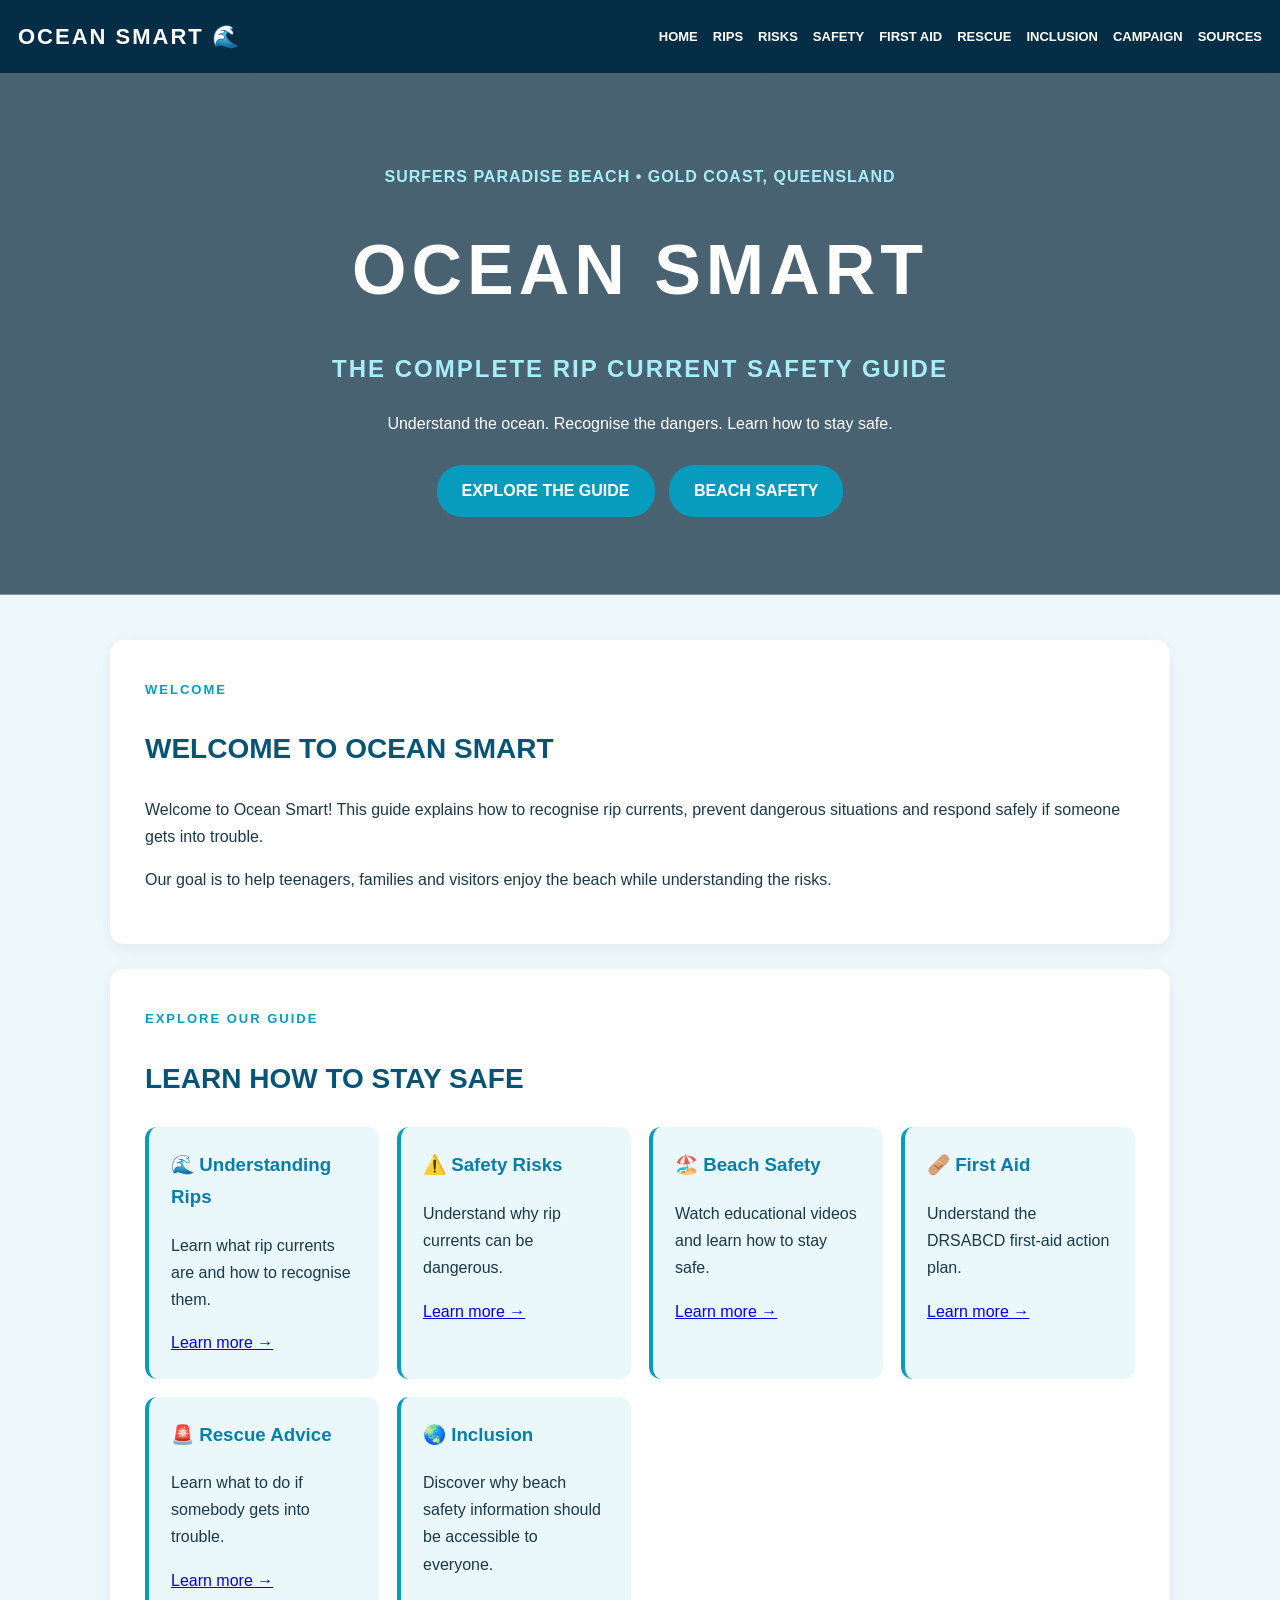
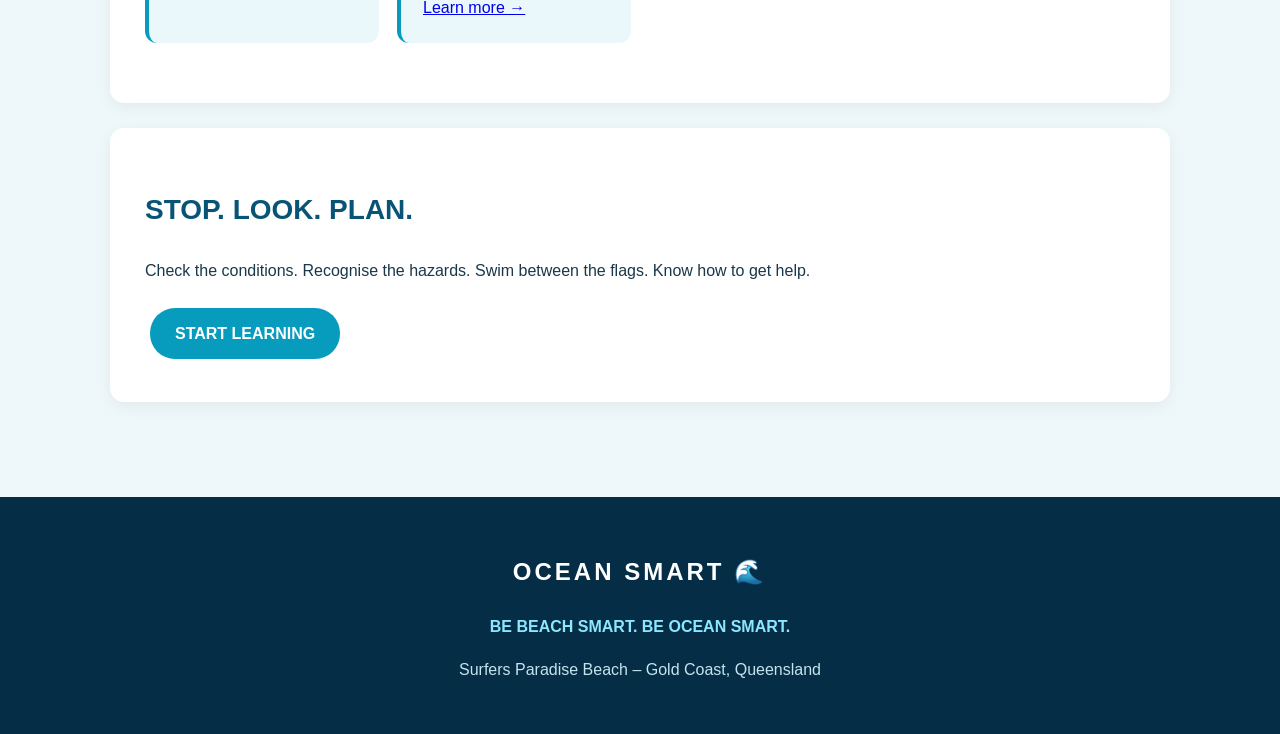
<file: index.html>
<!DOCTYPE html>
<html lang="en">
<head>
    <meta charset="UTF-8">
    <meta name="viewport" content="width=device-width, initial-scale=1.0">
    <title>Ocean Smart | Home</title>
    <link rel="stylesheet" href="style.css">
</head>
<body>

<nav>
    <div class="logo">OCEAN SMART 🌊</div>
    <div class="nav-links">
        <a href="index.html">HOME</a>
        <a href="about.html">RIPS</a>
        <a href="risks.html">RISKS</a>
        <a href="safety.html">SAFETY</a>
        <a href="firstaid.html">FIRST AID</a>
        <a href="rescue.html">RESCUE</a>
        <a href="inclusion.html">INCLUSION</a>
        <a href="campaign.html">CAMPAIGN</a>
        <a href="sources.html">SOURCES</a>
    </div>
</nav>

<header class="hero">
    <div>
        <p class="location">SURFERS PARADISE BEACH • GOLD COAST, QUEENSLAND</p>
        <h1>OCEAN SMART</h1>
        <h2>THE COMPLETE RIP CURRENT SAFETY GUIDE</h2>
        <p>Understand the ocean. Recognise the dangers. Learn how to stay safe.</p>
        <a href="about.html" class="button">EXPLORE THE GUIDE</a>
        <a href="safety.html" class="button">BEACH SAFETY</a>
    </div>
</header>

<main>

<section class="section">
    <span class="number">WELCOME</span>
    <h2>WELCOME TO OCEAN SMART</h2>
    <p>
        Welcome to Ocean Smart! This guide explains how to
        recognise rip currents, prevent dangerous situations
        and respond safely if someone gets into trouble.
    </p>
    <p>
        Our goal is to help teenagers, families and visitors
        enjoy the beach while understanding the risks.
    </p>
</section>

<section class="section">
    <span class="number">EXPLORE OUR GUIDE</span>
    <h2>LEARN HOW TO STAY SAFE</h2>

    <div class="cards">
        <article class="card">
            <h3>🌊 Understanding Rips</h3>
            <p>Learn what rip currents are and how to recognise them.</p>
            <a href="about.html">Learn more →</a>
        </article>

        <article class="card">
            <h3>⚠️ Safety Risks</h3>
            <p>Understand why rip currents can be dangerous.</p>
            <a href="risks.html">Learn more →</a>
        </article>

        <article class="card">
            <h3>🏖️ Beach Safety</h3>
            <p>Watch educational videos and learn how to stay safe.</p>
            <a href="safety.html">Learn more →</a>
        </article>

        <article class="card">
            <h3>🩹 First Aid</h3>
            <p>Understand the DRSABCD first-aid action plan.</p>
            <a href="firstaid.html">Learn more →</a>
        </article>

        <article class="card">
            <h3>🚨 Rescue Advice</h3>
            <p>Learn what to do if somebody gets into trouble.</p>
            <a href="rescue.html">Learn more →</a>
        </article>

        <article class="card">
            <h3>🌏 Inclusion</h3>
            <p>Discover why beach safety information should be accessible to everyone.</p>
            <a href="inclusion.html">Learn more →</a>
        </article>
    </div>
</section>

<section class="section">
    <h2>STOP. LOOK. PLAN.</h2>
    <p>
        Check the conditions. Recognise the hazards.
        Swim between the flags. Know how to get help.
    </p>
    <a href="safety.html" class="button">START LEARNING</a>
</section>

</main>

<footer>
    <h2>OCEAN SMART 🌊</h2>
    <strong>BE BEACH SMART. BE OCEAN SMART.</strong>
    <p>Surfers Paradise Beach – Gold Coast, Queensland</p>
</footer>

</body>
</html>
</file>
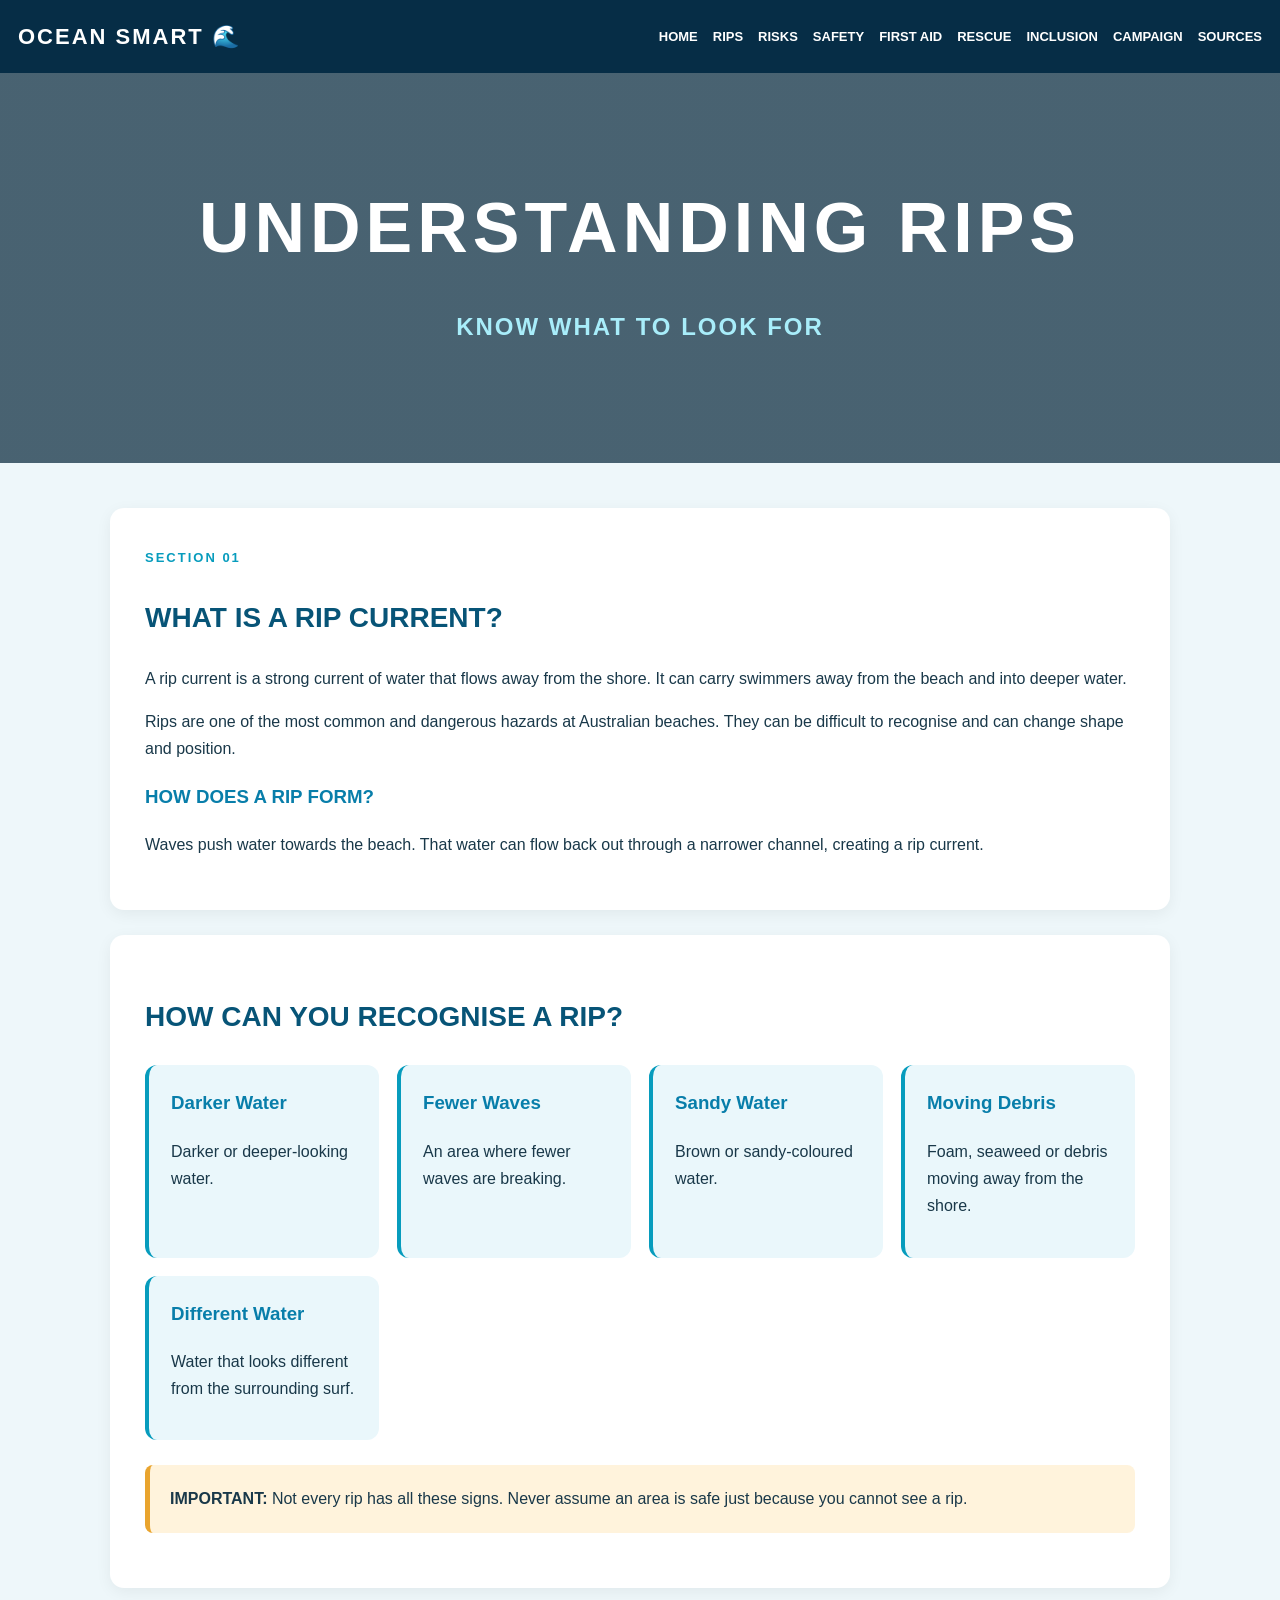
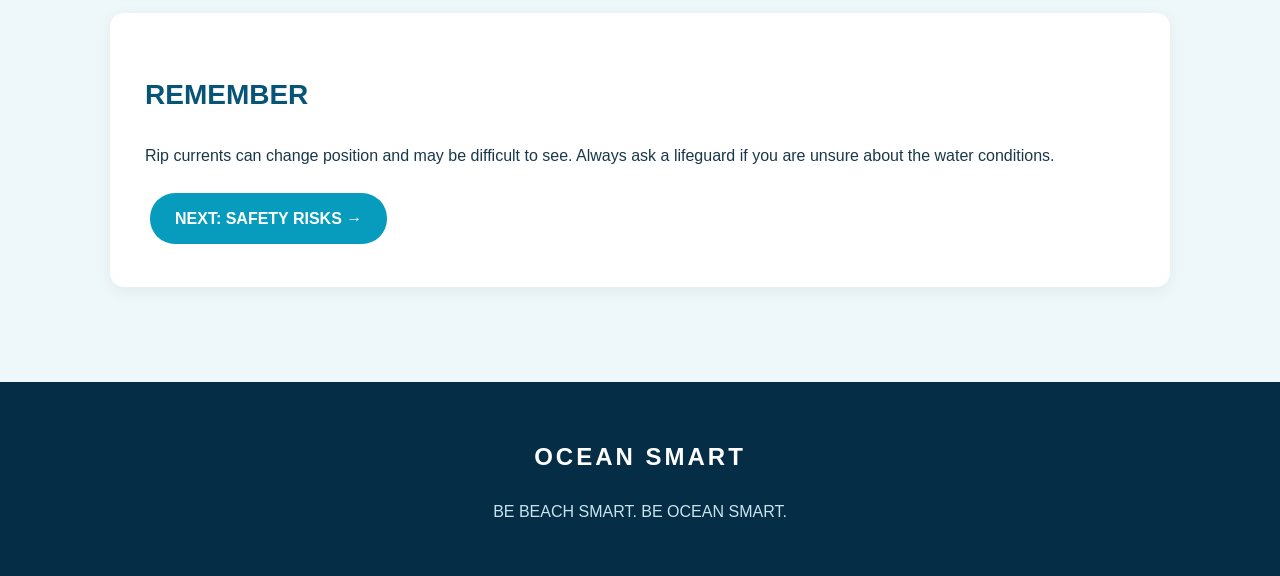
<file: about.html>
<!DOCTYPE html>
<html lang="en">
<head>
<meta charset="UTF-8">
<meta name="viewport" content="width=device-width, initial-scale=1.0">
<title>Understanding Rip Currents | Ocean Smart</title>
<link rel="stylesheet" href="style.css">
</head>
<body>

<nav>
<div class="logo">OCEAN SMART 🌊</div>
<div class="nav-links">
<a href="index.html">HOME</a>
<a href="about.html">RIPS</a>
<a href="risks.html">RISKS</a>
<a href="safety.html">SAFETY</a>
<a href="firstaid.html">FIRST AID</a>
<a href="rescue.html">RESCUE</a>
<a href="inclusion.html">INCLUSION</a>
<a href="campaign.html">CAMPAIGN</a>
<a href="sources.html">SOURCES</a>
</div>
</nav>

<header class="hero">
<div>
<h1>UNDERSTANDING RIPS</h1>
<h2>KNOW WHAT TO LOOK FOR</h2>
</div>
</header>

<main>

<section class="section">
<span class="number">SECTION 01</span>
<h2>WHAT IS A RIP CURRENT?</h2>

<p>
A rip current is a strong current of water that flows
away from the shore. It can carry swimmers away from
the beach and into deeper water.
</p>

<p>
Rips are one of the most common and dangerous hazards
at Australian beaches. They can be difficult to recognise
and can change shape and position.
</p>

<h3>HOW DOES A RIP FORM?</h3>

<p>
Waves push water towards the beach. That water can flow
back out through a narrower channel, creating a rip current.
</p>

</section>

<section class="section">
<h2>HOW CAN YOU RECOGNISE A RIP?</h2>

<div class="cards">
<article class="card">
<h3>Darker Water</h3>
<p>Darker or deeper-looking water.</p>
</article>

<article class="card">
<h3>Fewer Waves</h3>
<p>An area where fewer waves are breaking.</p>
</article>

<article class="card">
<h3>Sandy Water</h3>
<p>Brown or sandy-coloured water.</p>
</article>

<article class="card">
<h3>Moving Debris</h3>
<p>Foam, seaweed or debris moving away from the shore.</p>
</article>

<article class="card">
<h3>Different Water</h3>
<p>Water that looks different from the surrounding surf.</p>
</article>
</div>

<div class="warning">
<strong>IMPORTANT:</strong> Not every rip has all these signs.
Never assume an area is safe just because you cannot see a rip.
</div>
</section>

<section class="section">
<h2>REMEMBER</h2>
<p>
Rip currents can change position and may be difficult to
see. Always ask a lifeguard if you are unsure about
the water conditions.
</p>
<a href="risks.html" class="button">NEXT: SAFETY RISKS →</a>
</section>

</main>

<footer>
<h2>OCEAN SMART</h2>
<p>BE BEACH SMART. BE OCEAN SMART.</p>
</footer>

</body>
</html>
</file>
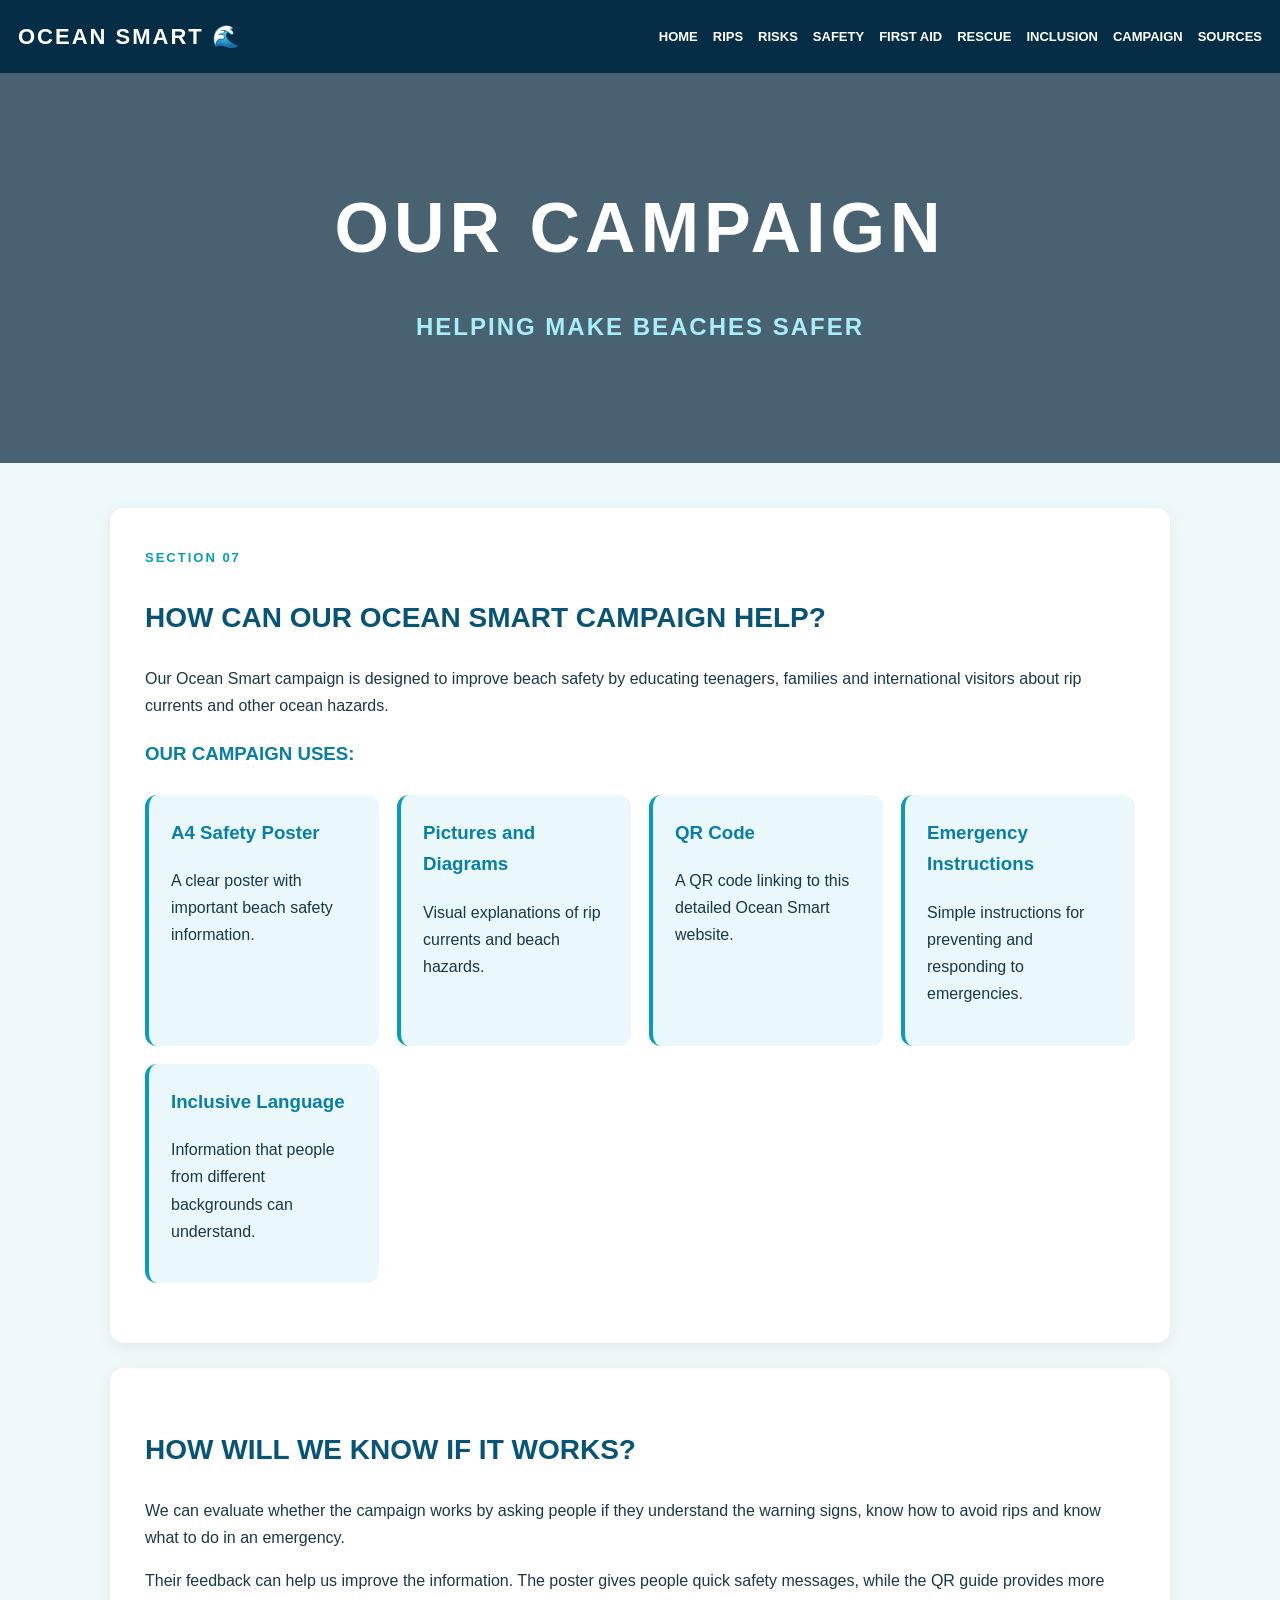
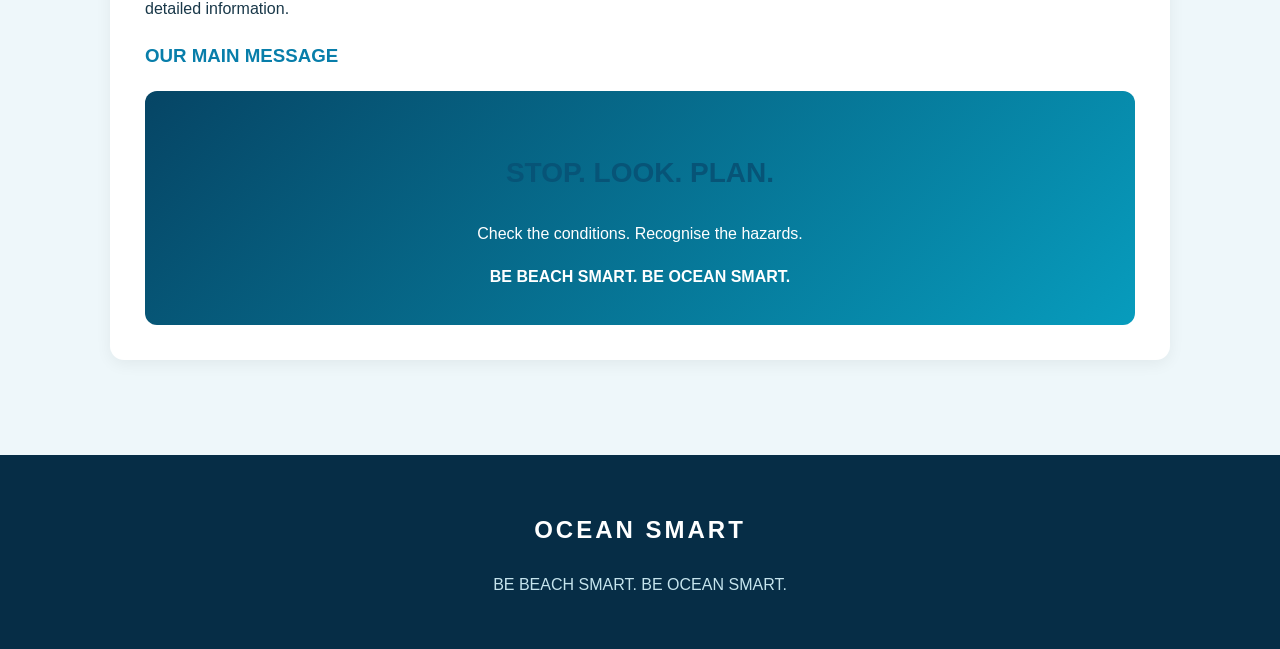
<file: campaign.html>
<!DOCTYPE html>
<html lang="en">
<head>
<meta charset="UTF-8">
<meta name="viewport" content="width=device-width, initial-scale=1.0">
<title>Our Campaign | Ocean Smart</title>
<link rel="stylesheet" href="style.css">
</head>
<body>

<nav>
<div class="logo">OCEAN SMART 🌊</div>
<div class="nav-links">
<a href="index.html">HOME</a>
<a href="about.html">RIPS</a>
<a href="risks.html">RISKS</a>
<a href="safety.html">SAFETY</a>
<a href="firstaid.html">FIRST AID</a>
<a href="rescue.html">RESCUE</a>
<a href="inclusion.html">INCLUSION</a>
<a href="campaign.html">CAMPAIGN</a>
<a href="sources.html">SOURCES</a>
</div>
</nav>

<header class="hero">
<div>
<h1>OUR CAMPAIGN</h1>
<h2>HELPING MAKE BEACHES SAFER</h2>
</div>
</header>

<main>

<section class="section">
<span class="number">SECTION 07</span>
<h2>HOW CAN OUR OCEAN SMART CAMPAIGN HELP?</h2>

<p>
Our Ocean Smart campaign is designed to improve
beach safety by educating teenagers, families and
international visitors about rip currents and
other ocean hazards.
</p>

<h3>OUR CAMPAIGN USES:</h3>

<div class="cards">

<article class="card">
<h3>A4 Safety Poster</h3>
<p>A clear poster with important beach safety information.</p>
</article>

<article class="card">
<h3>Pictures and Diagrams</h3>
<p>Visual explanations of rip currents and beach hazards.</p>
</article>

<article class="card">
<h3>QR Code</h3>
<p>A QR code linking to this detailed Ocean Smart website.</p>
</article>

<article class="card">
<h3>Emergency Instructions</h3>
<p>Simple instructions for preventing and responding to emergencies.</p>
</article>

<article class="card">
<h3>Inclusive Language</h3>
<p>Information that people from different backgrounds can understand.</p>
</article>

</div>

</section>

<section class="section">
<h2>HOW WILL WE KNOW IF IT WORKS?</h2>

<p>
We can evaluate whether the campaign works by asking
people if they understand the warning signs, know
how to avoid rips and know what to do in an emergency.
</p>

<p>
Their feedback can help us improve the information.
The poster gives people quick safety messages, while
the QR guide provides more detailed information.
</p>

<h3>OUR MAIN MESSAGE</h3>

<div class="stat-box">
<h2>STOP. LOOK. PLAN.</h2>
<p>Check the conditions. Recognise the hazards.</p>
<strong>BE BEACH SMART. BE OCEAN SMART.</strong>
</div>

</section>

</main>

<footer>
<h2>OCEAN SMART</h2>
<p>BE BEACH SMART. BE OCEAN SMART.</p>
</footer>

</body>
</html>
</file>
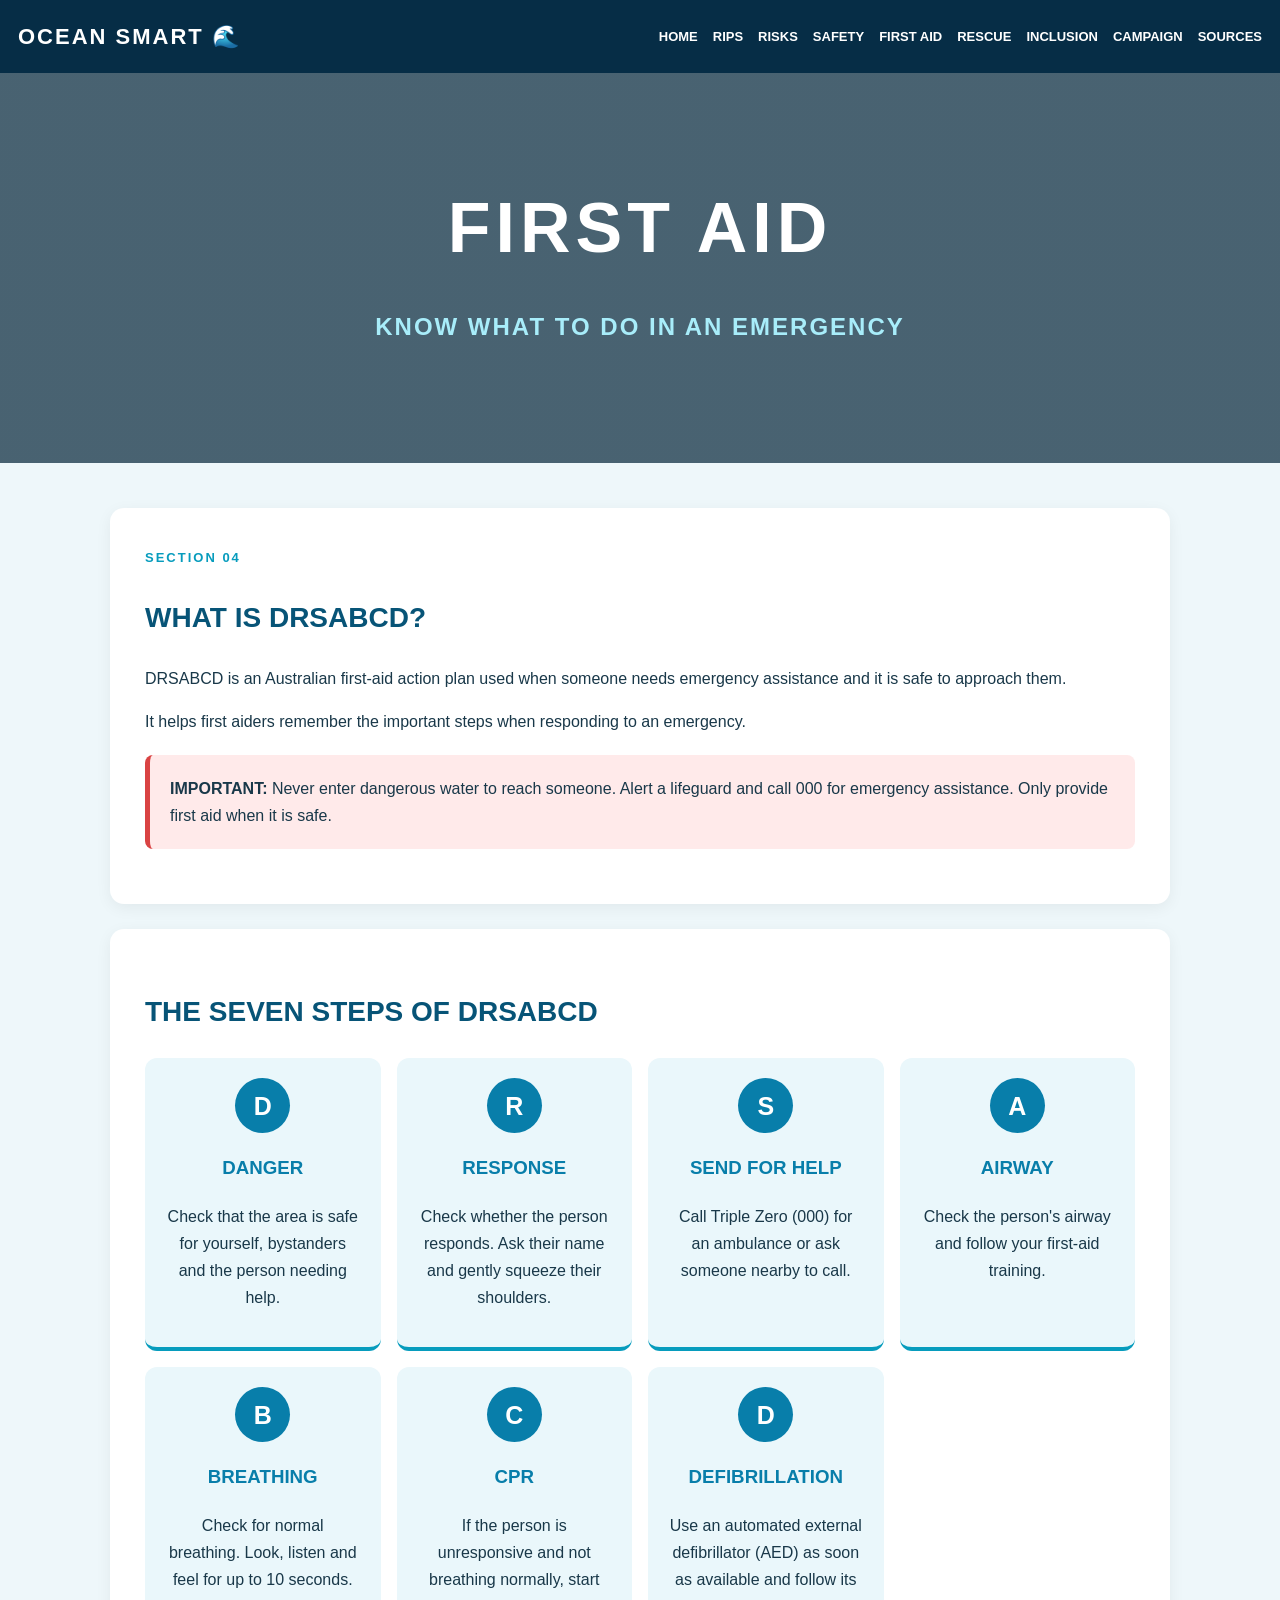
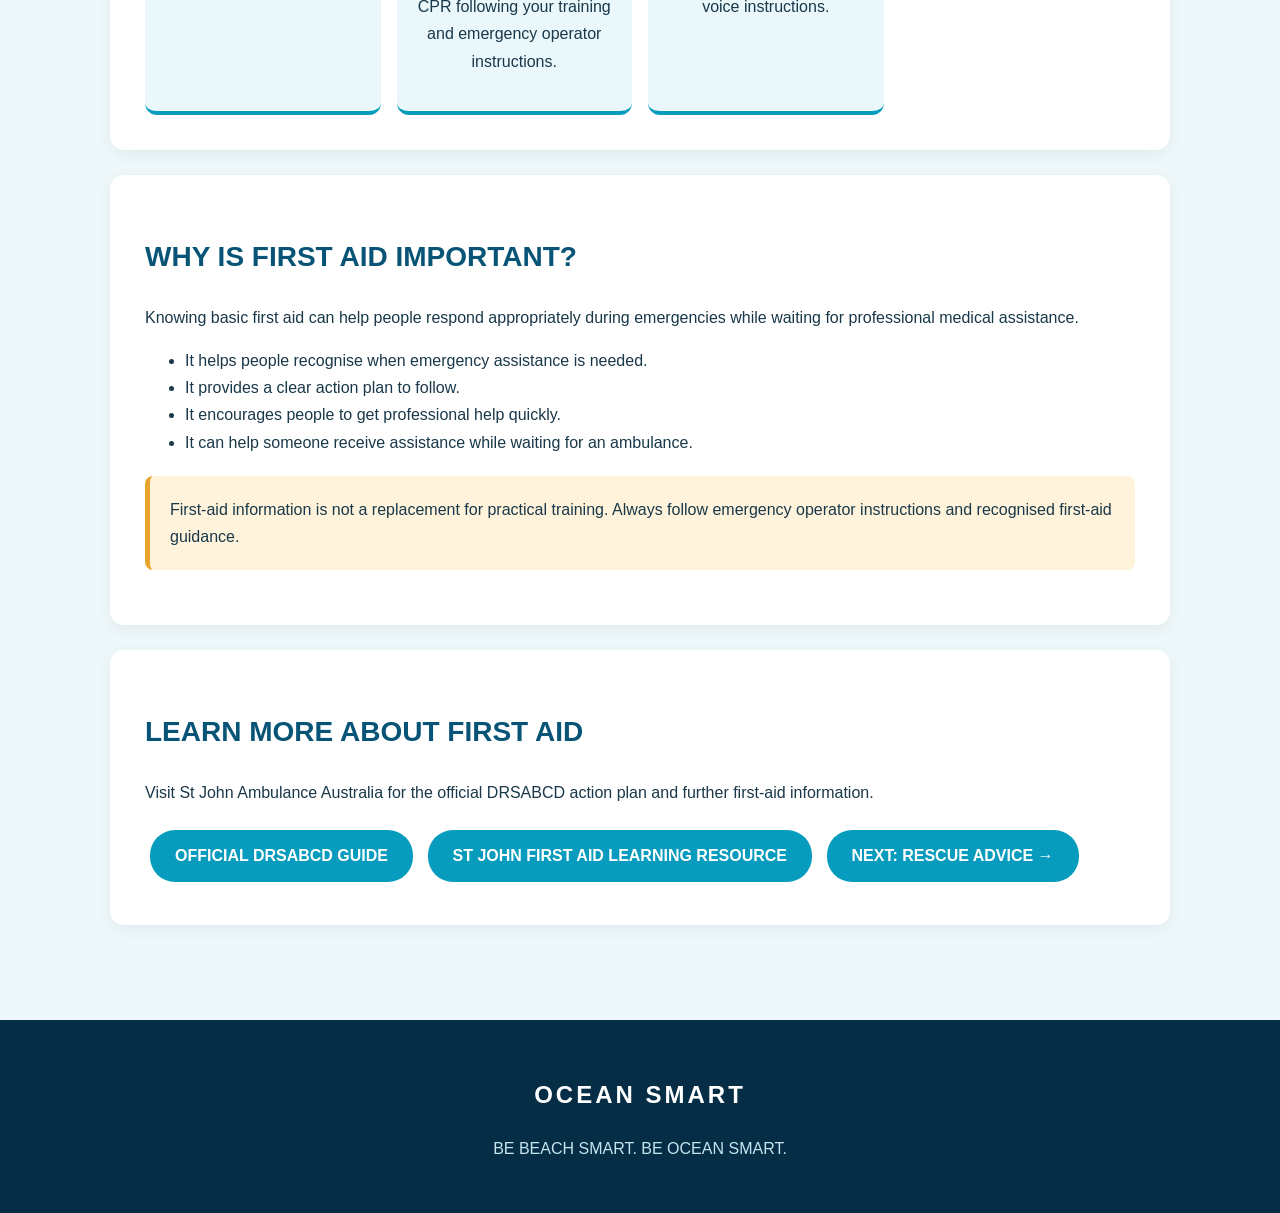
<file: firstaid.html>
<!DOCTYPE html>
<html lang="en">
<head>
<meta charset="UTF-8">
<meta name="viewport" content="width=device-width, initial-scale=1.0">
<title>First Aid | Ocean Smart</title>
<link rel="stylesheet" href="style.css">
</head>
<body>

<nav>
<div class="logo">OCEAN SMART 🌊</div>
<div class="nav-links">
<a href="index.html">HOME</a>
<a href="about.html">RIPS</a>
<a href="risks.html">RISKS</a>
<a href="safety.html">SAFETY</a>
<a href="firstaid.html">FIRST AID</a>
<a href="rescue.html">RESCUE</a>
<a href="inclusion.html">INCLUSION</a>
<a href="campaign.html">CAMPAIGN</a>
<a href="sources.html">SOURCES</a>
</div>
</nav>

<header class="hero">
<div>
<h1>FIRST AID</h1>
<h2>KNOW WHAT TO DO IN AN EMERGENCY</h2>
</div>
</header>

<main>

<section class="section">
<span class="number">SECTION 04</span>
<h2>WHAT IS DRSABCD?</h2>

<p>
DRSABCD is an Australian first-aid action plan used
when someone needs emergency assistance and it is
safe to approach them.
</p>

<p>
It helps first aiders remember the important steps
when responding to an emergency.
</p>

<div class="danger">
<strong>IMPORTANT:</strong>
Never enter dangerous water to reach someone.
Alert a lifeguard and call 000 for emergency assistance.
Only provide first aid when it is safe.
</div>

</section>

<section class="section">
<h2>THE SEVEN STEPS OF DRSABCD</h2>

<div class="first-aid-grid">

<article class="first-aid-card">
<div class="letter">D</div>
<h3>DANGER</h3>
<p>
Check that the area is safe for yourself,
bystanders and the person needing help.
</p>
</article>

<article class="first-aid-card">
<div class="letter">R</div>
<h3>RESPONSE</h3>
<p>
Check whether the person responds.
Ask their name and gently squeeze their shoulders.
</p>
</article>

<article class="first-aid-card">
<div class="letter">S</div>
<h3>SEND FOR HELP</h3>
<p>
Call Triple Zero (000) for an ambulance
or ask someone nearby to call.
</p>
</article>

<article class="first-aid-card">
<div class="letter">A</div>
<h3>AIRWAY</h3>
<p>
Check the person's airway and follow
your first-aid training.
</p>
</article>

<article class="first-aid-card">
<div class="letter">B</div>
<h3>BREATHING</h3>
<p>
Check for normal breathing. Look,
listen and feel for up to 10 seconds.
</p>
</article>

<article class="first-aid-card">
<div class="letter">C</div>
<h3>CPR</h3>
<p>
If the person is unresponsive and not
breathing normally, start CPR following
your training and emergency operator instructions.
</p>
</article>

<article class="first-aid-card">
<div class="letter">D</div>
<h3>DEFIBRILLATION</h3>
<p>
Use an automated external defibrillator
(AED) as soon as available and follow
its voice instructions.
</p>
</article>

</div>

</section>

<section class="section">
<h2>WHY IS FIRST AID IMPORTANT?</h2>

<p>
Knowing basic first aid can help people respond
appropriately during emergencies while waiting
for professional medical assistance.
</p>

<ul>
<li>It helps people recognise when emergency assistance is needed.</li>
<li>It provides a clear action plan to follow.</li>
<li>It encourages people to get professional help quickly.</li>
<li>It can help someone receive assistance while waiting for an ambulance.</li>
</ul>

<div class="warning">
First-aid information is not a replacement for
practical training. Always follow emergency operator
instructions and recognised first-aid guidance.
</div>

</section>

<section class="section">
<h2>LEARN MORE ABOUT FIRST AID</h2>

<p>
Visit St John Ambulance Australia for the official
DRSABCD action plan and further first-aid information.
</p>

<a class="button"
href="https://stjohn.org.au/fact-sheet/drsabcd-action-plan/"
target="_blank">
OFFICIAL DRSABCD GUIDE
</a>

<a class="button"
href="https://static.stjohn.org.au/apps/apps/Resuscitate.html"
target="_blank">
ST JOHN FIRST AID LEARNING RESOURCE
</a>

<a href="rescue.html" class="button">NEXT: RESCUE ADVICE →</a>

</section>

</main>

<footer>
<h2>OCEAN SMART</h2>
<p>BE BEACH SMART. BE OCEAN SMART.</p>
</footer>

</body>
</html>
</file>
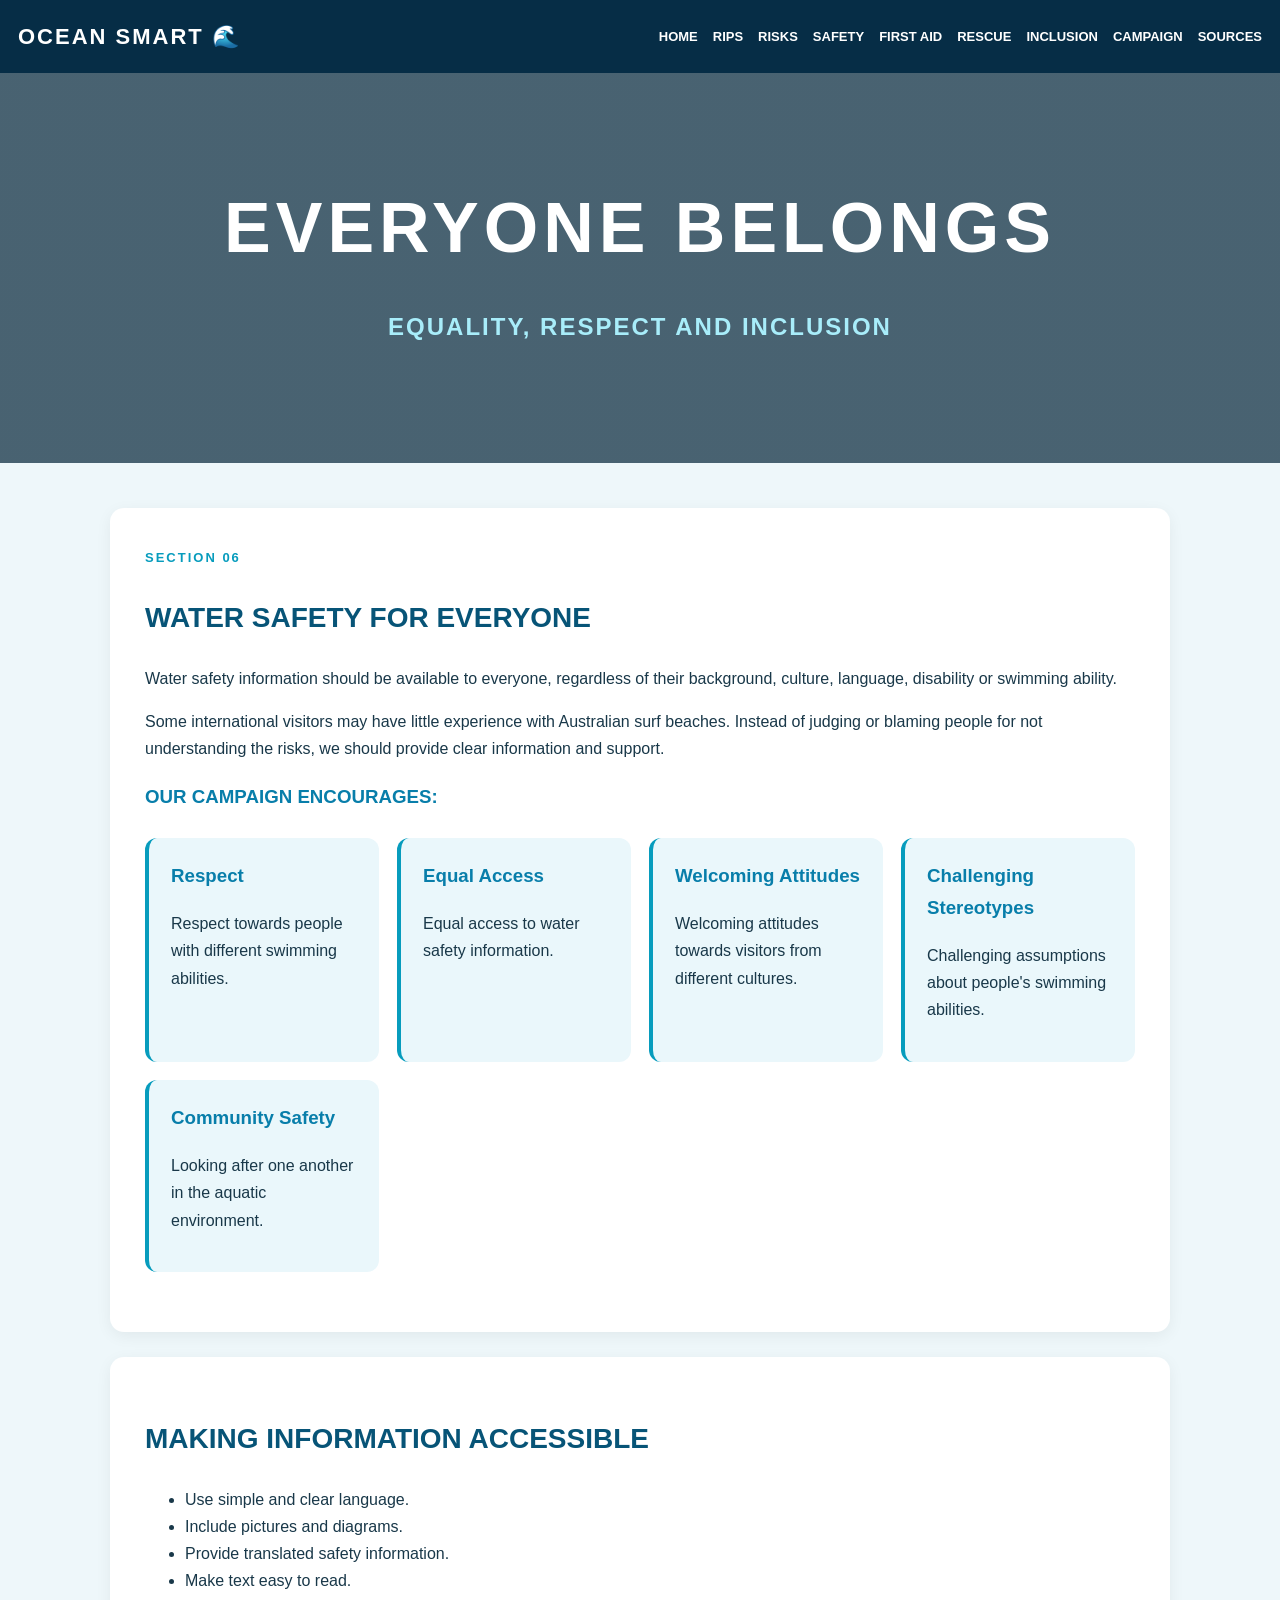
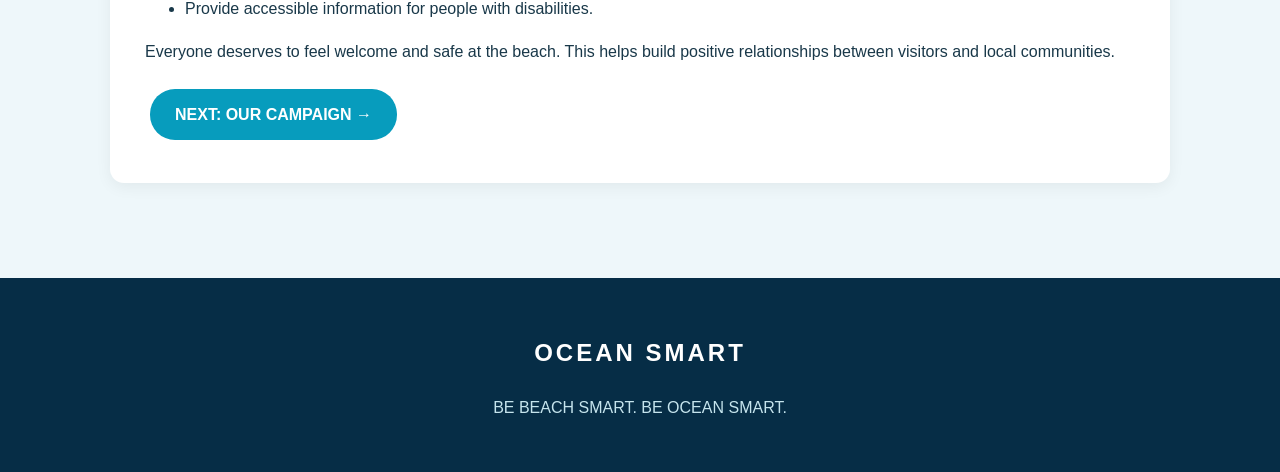
<file: inclusion.html>
<!DOCTYPE html>
<html lang="en">
<head>
<meta charset="UTF-8">
<meta name="viewport" content="width=device-width, initial-scale=1.0">
<title>Inclusion | Ocean Smart</title>
<link rel="stylesheet" href="style.css">
</head>
<body>

<nav>
<div class="logo">OCEAN SMART 🌊</div>
<div class="nav-links">
<a href="index.html">HOME</a>
<a href="about.html">RIPS</a>
<a href="risks.html">RISKS</a>
<a href="safety.html">SAFETY</a>
<a href="firstaid.html">FIRST AID</a>
<a href="rescue.html">RESCUE</a>
<a href="inclusion.html">INCLUSION</a>
<a href="campaign.html">CAMPAIGN</a>
<a href="sources.html">SOURCES</a>
</div>
</nav>

<header class="hero">
<div>
<h1>EVERYONE BELONGS</h1>
<h2>EQUALITY, RESPECT AND INCLUSION</h2>
</div>
</header>

<main>

<section class="section">
<span class="number">SECTION 06</span>
<h2>WATER SAFETY FOR EVERYONE</h2>

<p>
Water safety information should be available to
everyone, regardless of their background, culture,
language, disability or swimming ability.
</p>

<p>
Some international visitors may have little experience
with Australian surf beaches. Instead of judging or
blaming people for not understanding the risks, we
should provide clear information and support.
</p>

<h3>OUR CAMPAIGN ENCOURAGES:</h3>

<div class="cards">

<article class="card">
<h3>Respect</h3>
<p>Respect towards people with different swimming abilities.</p>
</article>

<article class="card">
<h3>Equal Access</h3>
<p>Equal access to water safety information.</p>
</article>

<article class="card">
<h3>Welcoming Attitudes</h3>
<p>Welcoming attitudes towards visitors from different cultures.</p>
</article>

<article class="card">
<h3>Challenging Stereotypes</h3>
<p>Challenging assumptions about people's swimming abilities.</p>
</article>

<article class="card">
<h3>Community Safety</h3>
<p>Looking after one another in the aquatic environment.</p>
</article>

</div>

</section>

<section class="section">
<h2>MAKING INFORMATION ACCESSIBLE</h2>

<ul>
<li>Use simple and clear language.</li>
<li>Include pictures and diagrams.</li>
<li>Provide translated safety information.</li>
<li>Make text easy to read.</li>
<li>Provide accessible information for people with disabilities.</li>
</ul>

<p>
Everyone deserves to feel welcome and safe at the beach.
This helps build positive relationships between visitors
and local communities.
</p>

<a href="campaign.html" class="button">NEXT: OUR CAMPAIGN →</a>

</section>

</main>

<footer>
<h2>OCEAN SMART</h2>
<p>BE BEACH SMART. BE OCEAN SMART.</p>
</footer>

</body>
</html>
</file>
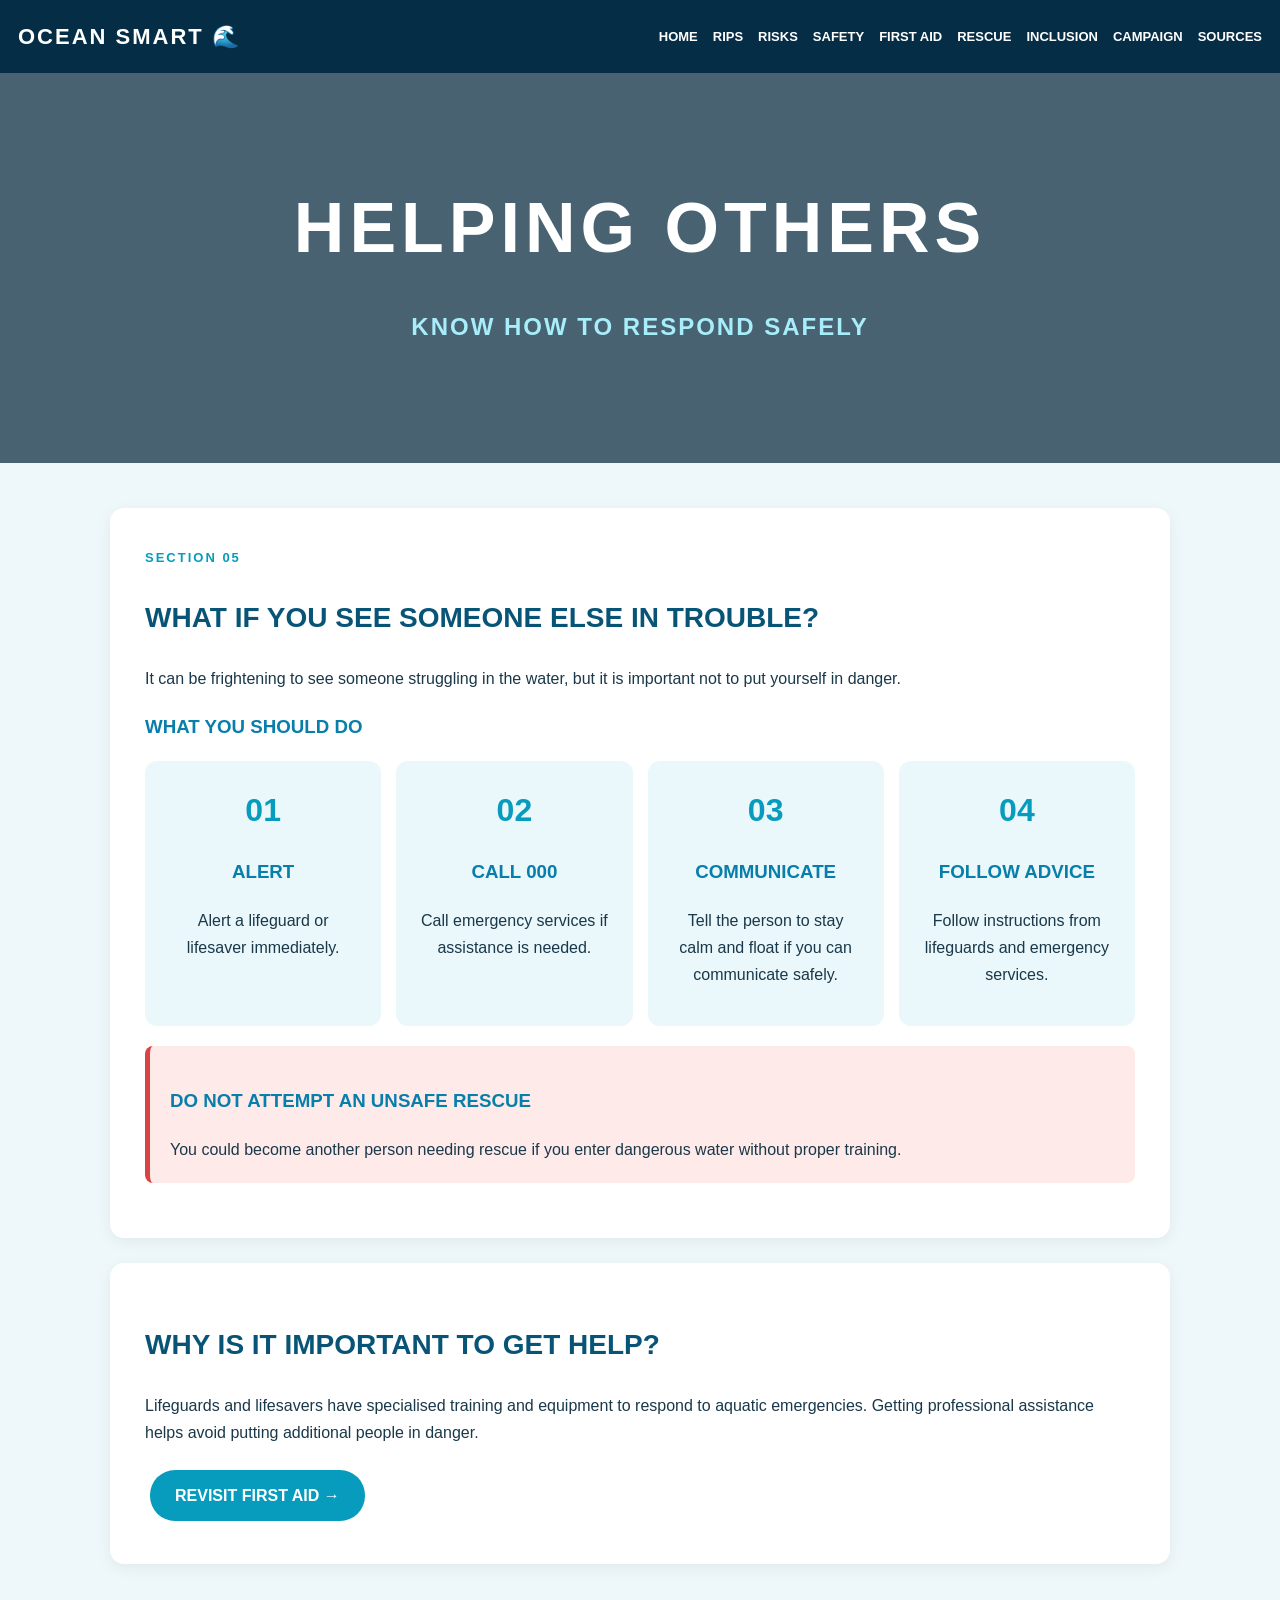
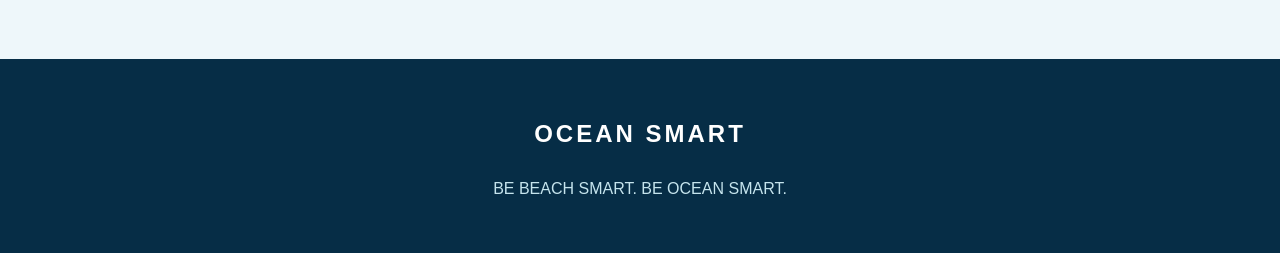
<file: rescue.html>
<!DOCTYPE html>
<html lang="en">
<head>
<meta charset="UTF-8">
<meta name="viewport" content="width=device-width, initial-scale=1.0">
<title>Rescue Safety | Ocean Smart</title>
<link rel="stylesheet" href="style.css">
</head>
<body>

<nav>
<div class="logo">OCEAN SMART 🌊</div>
<div class="nav-links">
<a href="index.html">HOME</a>
<a href="about.html">RIPS</a>
<a href="risks.html">RISKS</a>
<a href="safety.html">SAFETY</a>
<a href="firstaid.html">FIRST AID</a>
<a href="rescue.html">RESCUE</a>
<a href="inclusion.html">INCLUSION</a>
<a href="campaign.html">CAMPAIGN</a>
<a href="sources.html">SOURCES</a>
</div>
</nav>

<header class="hero">
<div>
<h1>HELPING OTHERS</h1>
<h2>KNOW HOW TO RESPOND SAFELY</h2>
</div>
</header>

<main>

<section class="section">
<span class="number">SECTION 05</span>
<h2>WHAT IF YOU SEE SOMEONE ELSE IN TROUBLE?</h2>

<p>
It can be frightening to see someone struggling in
the water, but it is important not to put yourself
in danger.
</p>

<h3>WHAT YOU SHOULD DO</h3>

<div class="steps">

<div class="step">
<span>01</span>
<h3>ALERT</h3>
<p>Alert a lifeguard or lifesaver immediately.</p>
</div>

<div class="step">
<span>02</span>
<h3>CALL 000</h3>
<p>Call emergency services if assistance is needed.</p>
</div>

<div class="step">
<span>03</span>
<h3>COMMUNICATE</h3>
<p>Tell the person to stay calm and float if you can communicate safely.</p>
</div>

<div class="step">
<span>04</span>
<h3>FOLLOW ADVICE</h3>
<p>Follow instructions from lifeguards and emergency services.</p>
</div>

</div>

<div class="danger">
<h3>DO NOT ATTEMPT AN UNSAFE RESCUE</h3>
You could become another person needing rescue
if you enter dangerous water without proper training.
</div>

</section>

<section class="section">
<h2>WHY IS IT IMPORTANT TO GET HELP?</h2>

<p>
Lifeguards and lifesavers have specialised training
and equipment to respond to aquatic emergencies.
Getting professional assistance helps avoid putting
additional people in danger.
</p>

<a href="firstaid.html" class="button">REVISIT FIRST AID →</a>

</section>

</main>

<footer>
<h2>OCEAN SMART</h2>
<p>BE BEACH SMART. BE OCEAN SMART.</p>
</footer>

</body>
</html>
</file>
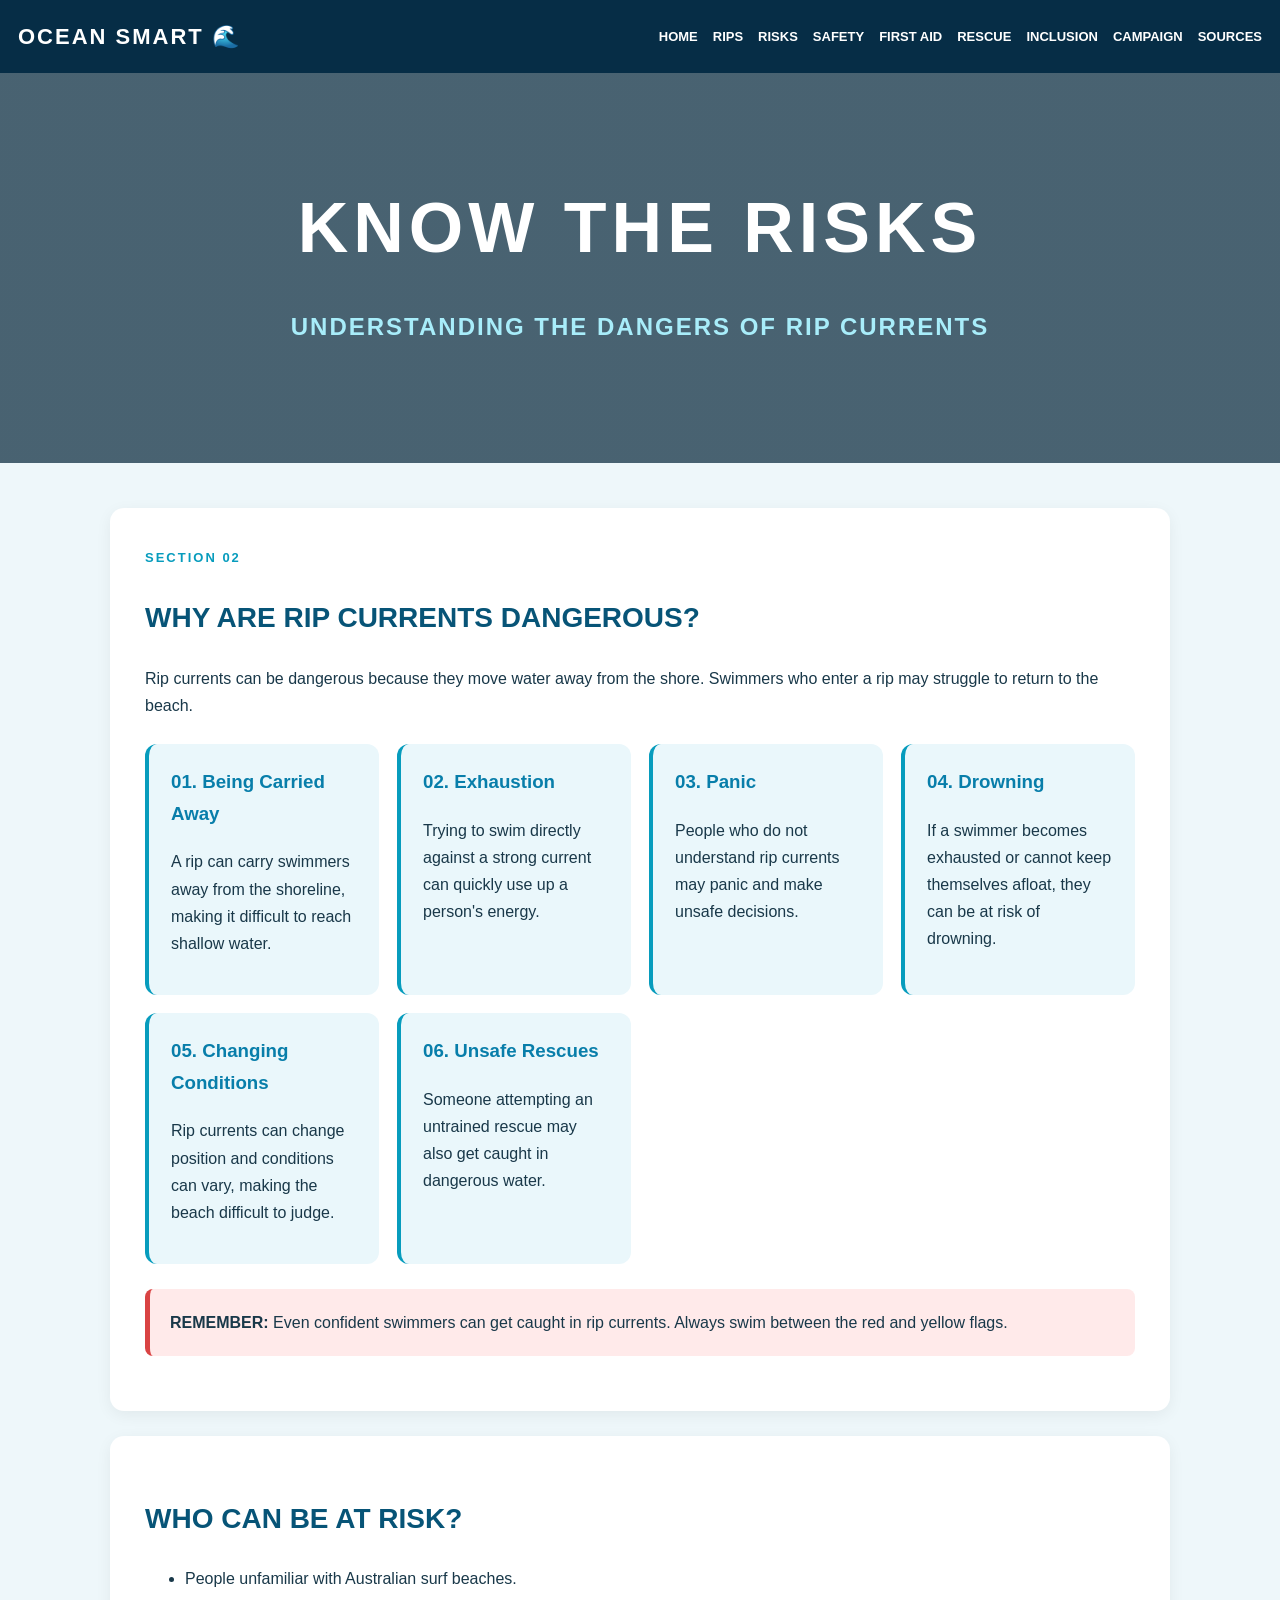
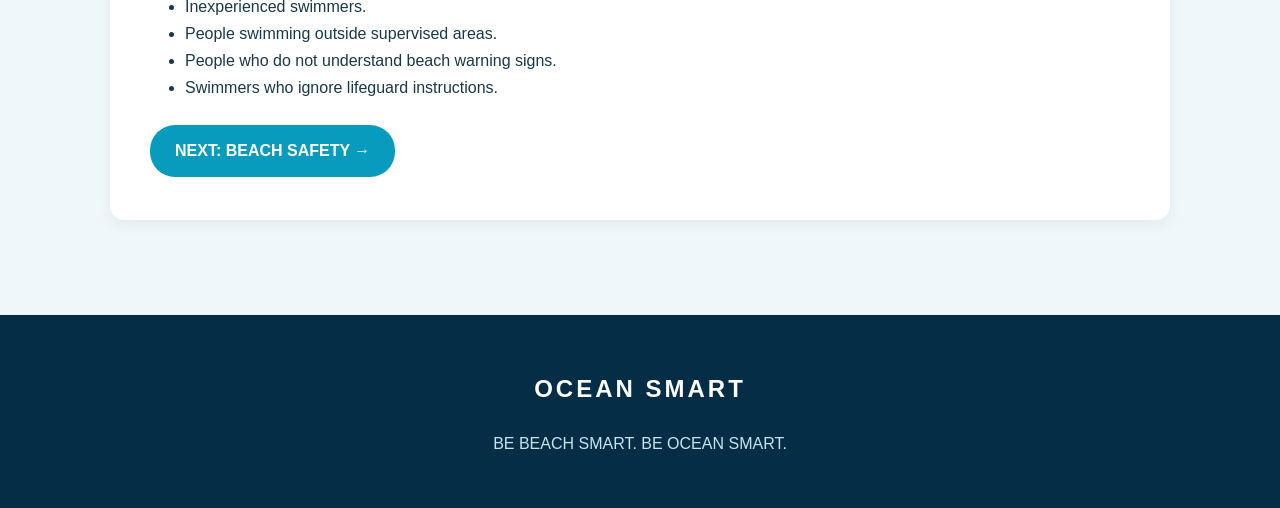
<file: risks.html>
<!DOCTYPE html>
<html lang="en">
<head>
<meta charset="UTF-8">
<meta name="viewport" content="width=device-width, initial-scale=1.0">
<title>Rip Current Risks | Ocean Smart</title>
<link rel="stylesheet" href="style.css">
</head>
<body>

<nav>
<div class="logo">OCEAN SMART 🌊</div>
<div class="nav-links">
<a href="index.html">HOME</a>
<a href="about.html">RIPS</a>
<a href="risks.html">RISKS</a>
<a href="safety.html">SAFETY</a>
<a href="firstaid.html">FIRST AID</a>
<a href="rescue.html">RESCUE</a>
<a href="inclusion.html">INCLUSION</a>
<a href="campaign.html">CAMPAIGN</a>
<a href="sources.html">SOURCES</a>
</div>
</nav>

<header class="hero">
<div>
<h1>KNOW THE RISKS</h1>
<h2>UNDERSTANDING THE DANGERS OF RIP CURRENTS</h2>
</div>
</header>

<main>

<section class="section">
<span class="number">SECTION 02</span>
<h2>WHY ARE RIP CURRENTS DANGEROUS?</h2>

<p>
Rip currents can be dangerous because they move water
away from the shore. Swimmers who enter a rip may struggle
to return to the beach.
</p>

<div class="cards">

<article class="card">
<h3>01. Being Carried Away</h3>
<p>A rip can carry swimmers away from the shoreline, making it difficult to reach shallow water.</p>
</article>

<article class="card">
<h3>02. Exhaustion</h3>
<p>Trying to swim directly against a strong current can quickly use up a person's energy.</p>
</article>

<article class="card">
<h3>03. Panic</h3>
<p>People who do not understand rip currents may panic and make unsafe decisions.</p>
</article>

<article class="card">
<h3>04. Drowning</h3>
<p>If a swimmer becomes exhausted or cannot keep themselves afloat, they can be at risk of drowning.</p>
</article>

<article class="card">
<h3>05. Changing Conditions</h3>
<p>Rip currents can change position and conditions can vary, making the beach difficult to judge.</p>
</article>

<article class="card">
<h3>06. Unsafe Rescues</h3>
<p>Someone attempting an untrained rescue may also get caught in dangerous water.</p>
</article>

</div>

<div class="danger">
<strong>REMEMBER:</strong>
Even confident swimmers can get caught in rip currents.
Always swim between the red and yellow flags.
</div>

</section>

<section class="section">
<h2>WHO CAN BE AT RISK?</h2>

<ul>
<li>People unfamiliar with Australian surf beaches.</li>
<li>Inexperienced swimmers.</li>
<li>People swimming outside supervised areas.</li>
<li>People who do not understand beach warning signs.</li>
<li>Swimmers who ignore lifeguard instructions.</li>
</ul>

<a href="safety.html" class="button">NEXT: BEACH SAFETY →</a>
</section>

</main>

<footer>
<h2>OCEAN SMART</h2>
<p>BE BEACH SMART. BE OCEAN SMART.</p>
</footer>

</body>
</html>
</file>
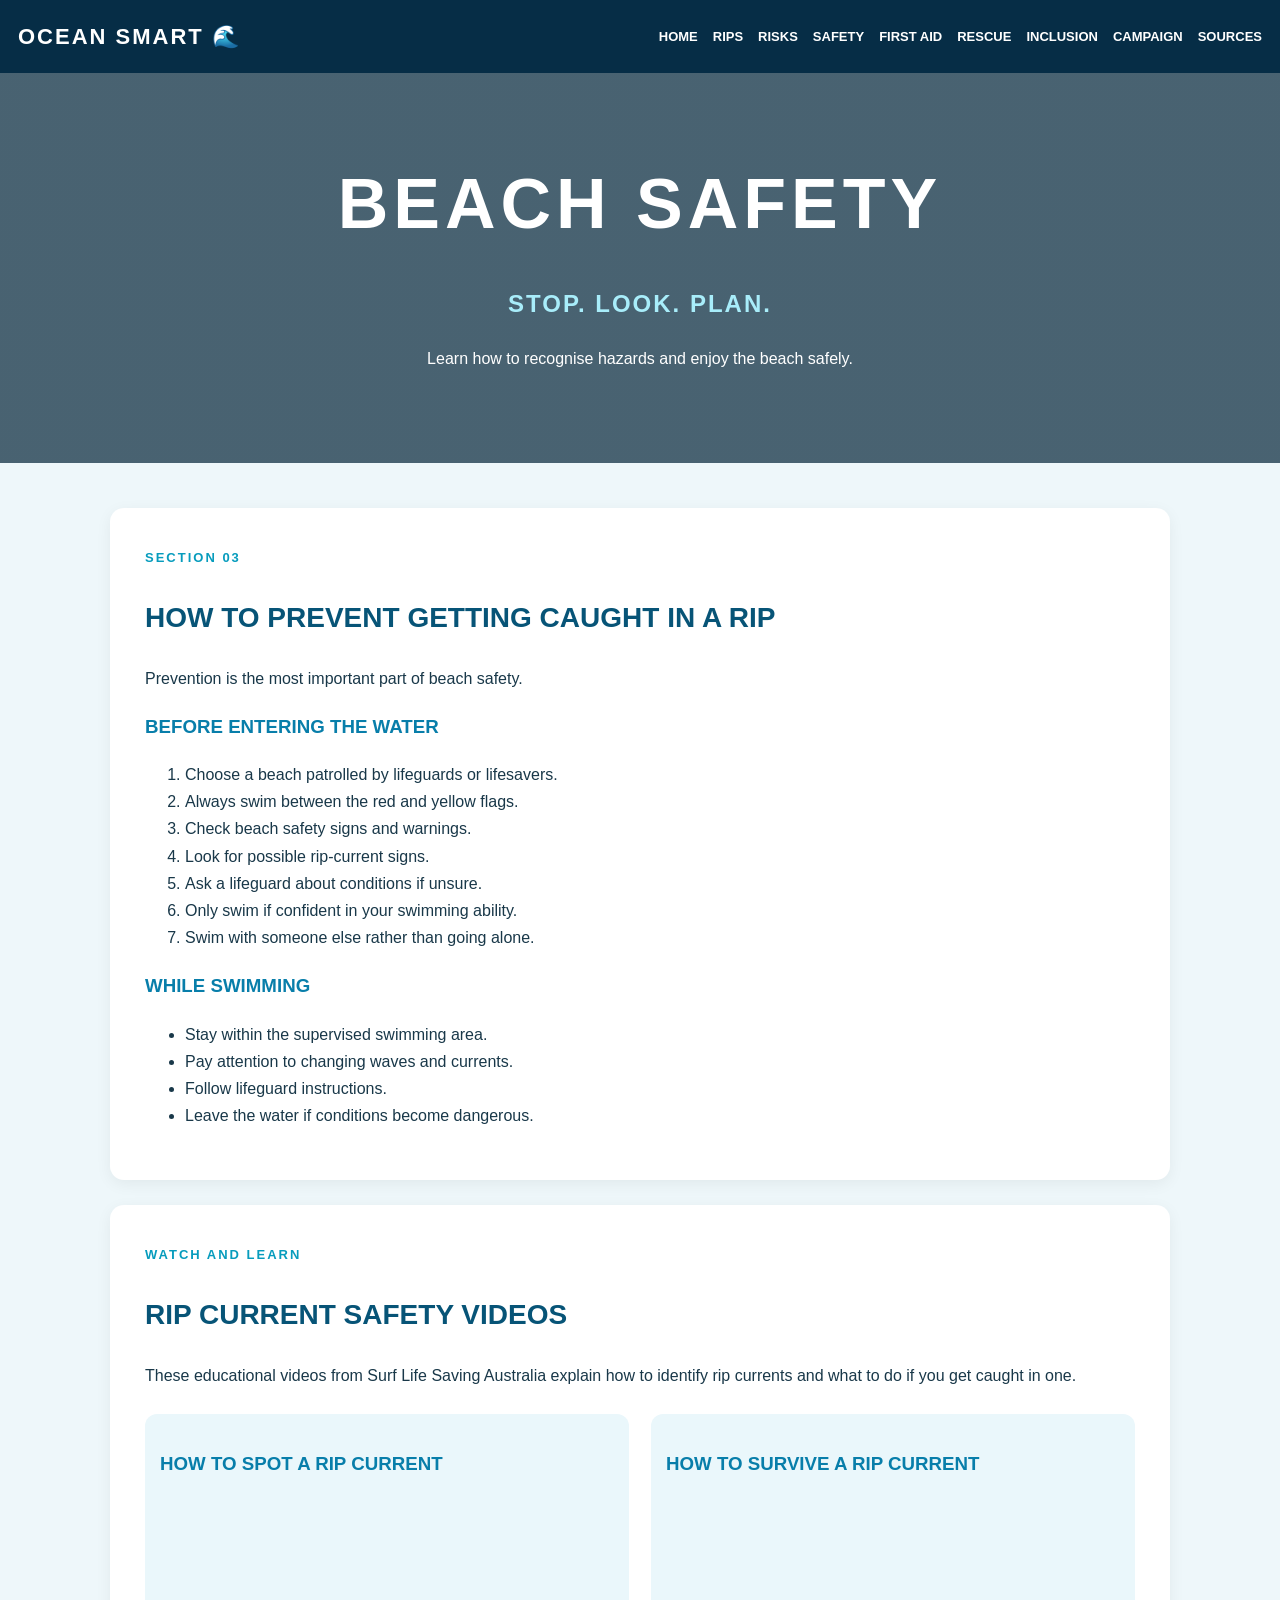
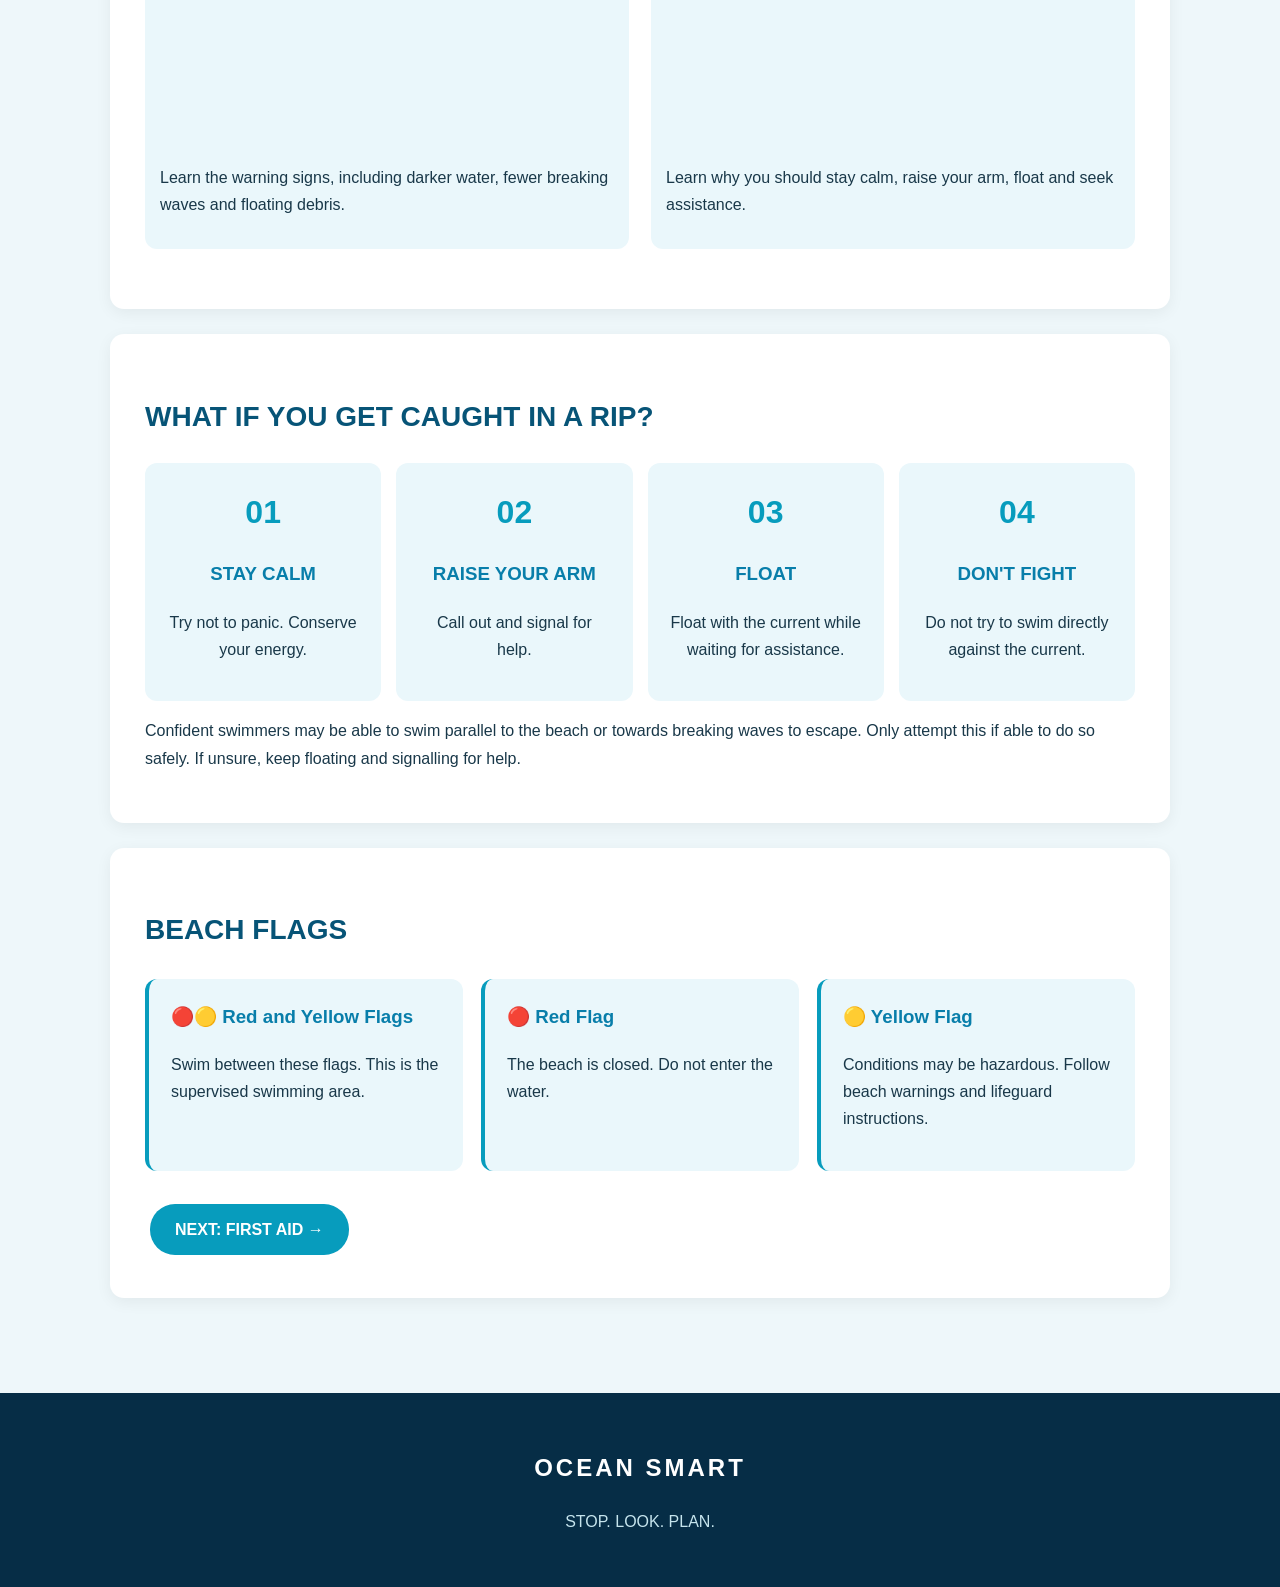
<file: safety.html>
<!DOCTYPE html>
<html lang="en">
<head>
<meta charset="UTF-8">
<meta name="viewport" content="width=device-width, initial-scale=1.0">
<title>Beach Safety | Ocean Smart</title>
<link rel="stylesheet" href="style.css">
</head>
<body>

<nav>
<div class="logo">OCEAN SMART 🌊</div>
<div class="nav-links">
<a href="index.html">HOME</a>
<a href="about.html">RIPS</a>
<a href="risks.html">RISKS</a>
<a href="safety.html">SAFETY</a>
<a href="firstaid.html">FIRST AID</a>
<a href="rescue.html">RESCUE</a>
<a href="inclusion.html">INCLUSION</a>
<a href="campaign.html">CAMPAIGN</a>
<a href="sources.html">SOURCES</a>
</div>
</nav>

<header class="hero">
<div>
<h1>BEACH SAFETY</h1>
<h2>STOP. LOOK. PLAN.</h2>
<p>Learn how to recognise hazards and enjoy the beach safely.</p>
</div>
</header>

<main>

<section class="section">
<span class="number">SECTION 03</span>
<h2>HOW TO PREVENT GETTING CAUGHT IN A RIP</h2>

<p>Prevention is the most important part of beach safety.</p>

<h3>BEFORE ENTERING THE WATER</h3>

<ol>
<li>Choose a beach patrolled by lifeguards or lifesavers.</li>
<li>Always swim between the red and yellow flags.</li>
<li>Check beach safety signs and warnings.</li>
<li>Look for possible rip-current signs.</li>
<li>Ask a lifeguard about conditions if unsure.</li>
<li>Only swim if confident in your swimming ability.</li>
<li>Swim with someone else rather than going alone.</li>
</ol>

<h3>WHILE SWIMMING</h3>

<ul>
<li>Stay within the supervised swimming area.</li>
<li>Pay attention to changing waves and currents.</li>
<li>Follow lifeguard instructions.</li>
<li>Leave the water if conditions become dangerous.</li>
</ul>

</section>

<section class="section">
<span class="number">WATCH AND LEARN</span>
<h2>RIP CURRENT SAFETY VIDEOS</h2>

<p>
These educational videos from Surf Life Saving Australia
explain how to identify rip currents and what to do if
you get caught in one.
</p>

<div class="video-grid">

<div class="video">
<h3>HOW TO SPOT A RIP CURRENT</h3>
<iframe
src="https://www.youtube-nocookie.com/embed/PuAlDTC_gIQ"
title="How to Spot a Rip Current - Surf Life Saving Australia"
allowfullscreen>
</iframe>
<p>
Learn the warning signs, including darker water,
fewer breaking waves and floating debris.
</p>
</div>

<div class="video">
<h3>HOW TO SURVIVE A RIP CURRENT</h3>
<iframe
src="https://www.youtube-nocookie.com/embed/5QhxxXGPlJU"
title="How to Survive a Rip Current - Surf Life Saving Australia"
allowfullscreen>
</iframe>
<p>
Learn why you should stay calm, raise your arm,
float and seek assistance.
</p>
</div>

</div>

</section>

<section class="section">
<h2>WHAT IF YOU GET CAUGHT IN A RIP?</h2>

<div class="steps">

<div class="step">
<span>01</span>
<h3>STAY CALM</h3>
<p>Try not to panic. Conserve your energy.</p>
</div>

<div class="step">
<span>02</span>
<h3>RAISE YOUR ARM</h3>
<p>Call out and signal for help.</p>
</div>

<div class="step">
<span>03</span>
<h3>FLOAT</h3>
<p>Float with the current while waiting for assistance.</p>
</div>

<div class="step">
<span>04</span>
<h3>DON'T FIGHT</h3>
<p>Do not try to swim directly against the current.</p>
</div>

</div>

<p>
Confident swimmers may be able to swim parallel to the
beach or towards breaking waves to escape. Only attempt
this if able to do so safely. If unsure, keep floating
and signalling for help.
</p>

</section>

<section class="section">
<h2>BEACH FLAGS</h2>

<div class="cards">

<article class="card">
<h3>🔴🟡 Red and Yellow Flags</h3>
<p>Swim between these flags. This is the supervised swimming area.</p>
</article>

<article class="card">
<h3>🔴 Red Flag</h3>
<p>The beach is closed. Do not enter the water.</p>
</article>

<article class="card">
<h3>🟡 Yellow Flag</h3>
<p>Conditions may be hazardous. Follow beach warnings and lifeguard instructions.</p>
</article>

</div>

<a href="firstaid.html" class="button">NEXT: FIRST AID →</a>

</section>

</main>

<footer>
<h2>OCEAN SMART</h2>
<p>STOP. LOOK. PLAN.</p>
</footer>

</body>
</html>
</file>
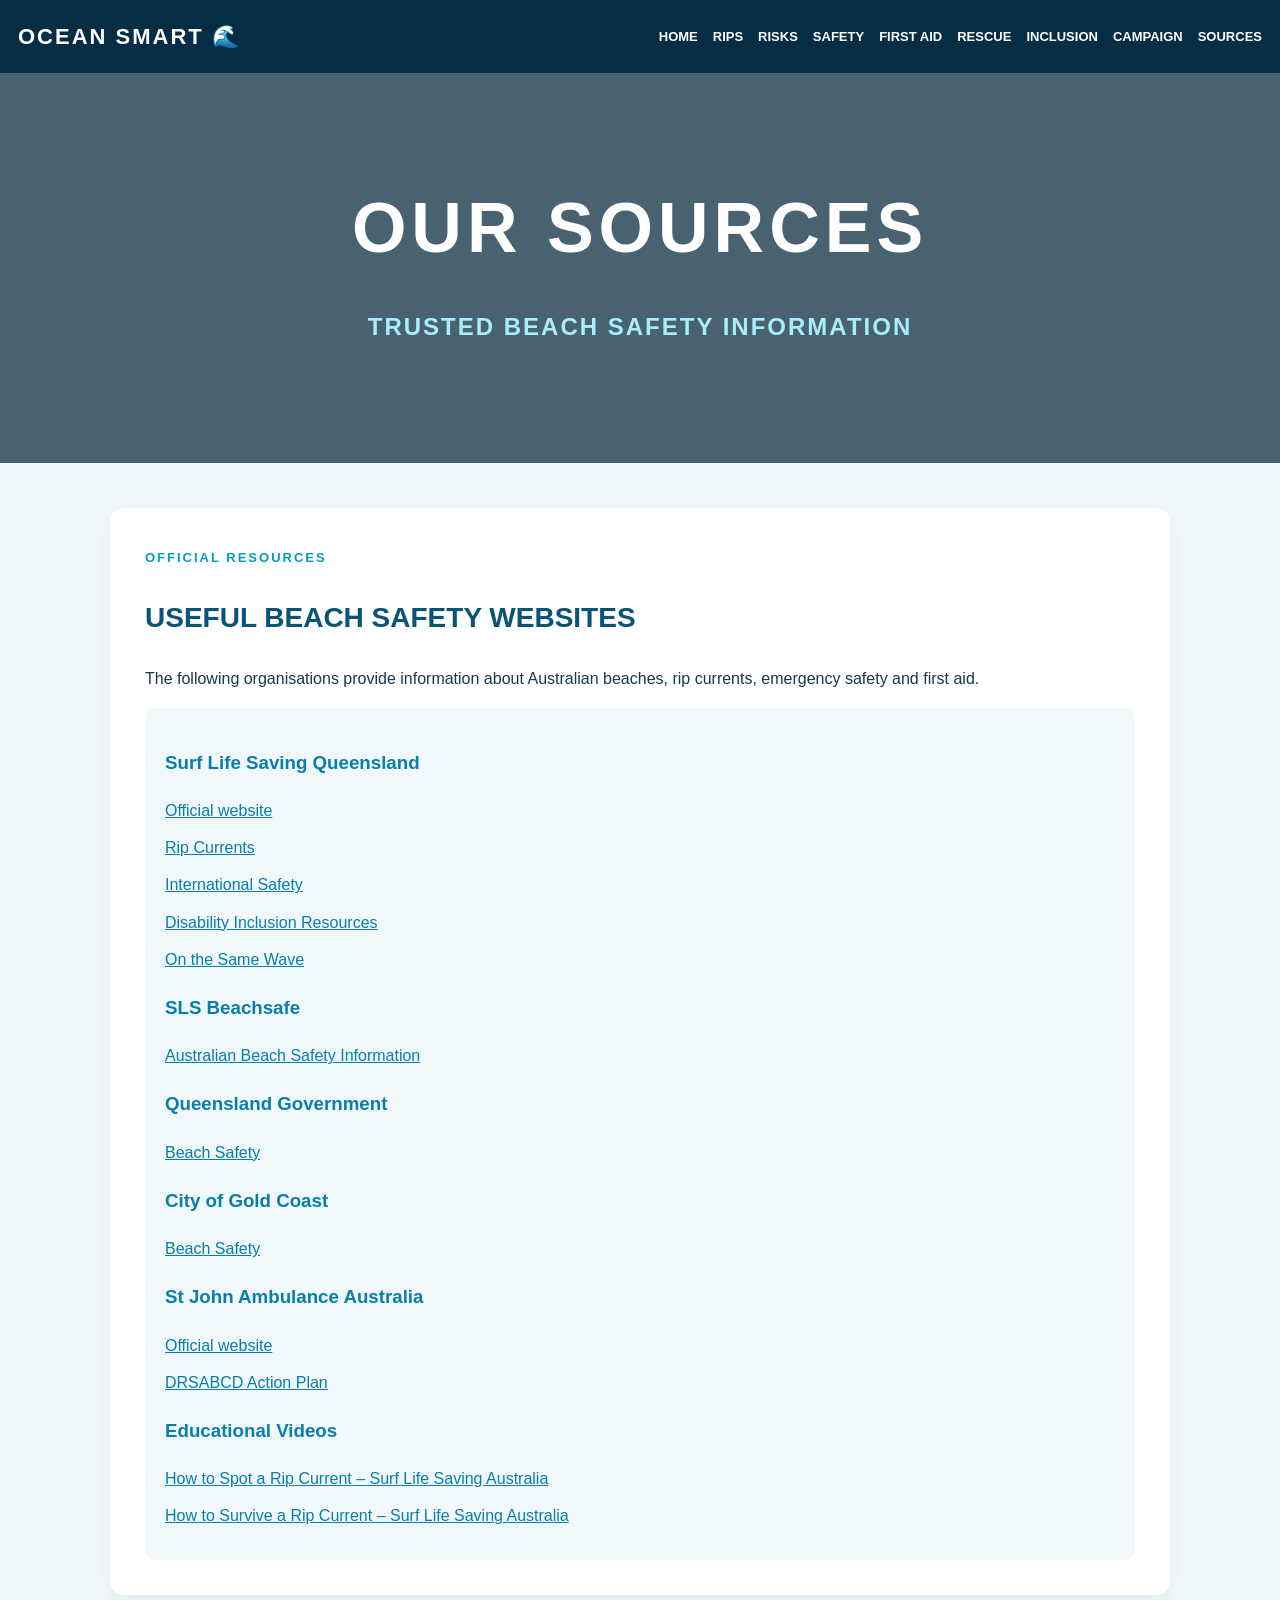
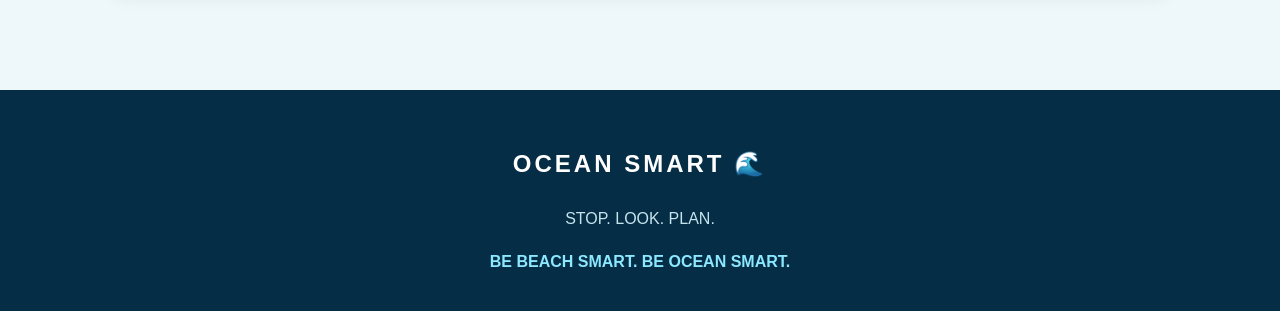
<file: sources.html>
<!DOCTYPE html>
<html lang="en">
<head>
<meta charset="UTF-8">
<meta name="viewport" content="width=device-width, initial-scale=1.0">
<title>Official Sources | Ocean Smart</title>
<link rel="stylesheet" href="style.css">
</head>
<body>

<nav>
<div class="logo">OCEAN SMART 🌊</div>
<div class="nav-links">
<a href="index.html">HOME</a>
<a href="about.html">RIPS</a>
<a href="risks.html">RISKS</a>
<a href="safety.html">SAFETY</a>
<a href="firstaid.html">FIRST AID</a>
<a href="rescue.html">RESCUE</a>
<a href="inclusion.html">INCLUSION</a>
<a href="campaign.html">CAMPAIGN</a>
<a href="sources.html">SOURCES</a>
</div>
</nav>

<header class="hero">
<div>
<h1>OUR SOURCES</h1>
<h2>TRUSTED BEACH SAFETY INFORMATION</h2>
</div>
</header>

<main>

<section class="section">
<span class="number">OFFICIAL RESOURCES</span>
<h2>USEFUL BEACH SAFETY WEBSITES</h2>

<p>
The following organisations provide information
about Australian beaches, rip currents, emergency
safety and first aid.
</p>

<div class="sources">

<h3>Surf Life Saving Queensland</h3>
<a href="https://lifesaving.com.au/" target="_blank">Official website</a>
<a href="https://lifesaving.com.au/safety-info/rip-currents" target="_blank">Rip Currents</a>
<a href="https://lifesaving.com.au/international-safety" target="_blank">International Safety</a>
<a href="https://lifesaving.com.au/disability-inclusion-resources" target="_blank">Disability Inclusion Resources</a>
<a href="https://lifesaving.com.au/community-programs/on-the-same-wave" target="_blank">On the Same Wave</a>

<h3>SLS Beachsafe</h3>
<a href="https://beachsafe.org.au/" target="_blank">Australian Beach Safety Information</a>

<h3>Queensland Government</h3>
<a href="https://www.qld.gov.au/emergency/safety/recreation/beach-safety" target="_blank">Beach Safety</a>

<h3>City of Gold Coast</h3>
<a href="https://www.goldcoast.qld.gov.au/Services/Safety-security/Beach-safety" target="_blank">Beach Safety</a>

<h3>St John Ambulance Australia</h3>
<a href="https://stjohn.org.au/" target="_blank">Official website</a>
<a href="https://stjohn.org.au/fact-sheet/drsabcd-action-plan/" target="_blank">DRSABCD Action Plan</a>

<h3>Educational Videos</h3>
<a href="https://www.youtube.com/watch?v=PuAlDTC_gIQ" target="_blank">How to Spot a Rip Current – Surf Life Saving Australia</a>
<a href="https://www.youtube.com/watch?v=5QhxxXGPlJU" target="_blank">How to Survive a Rip Current – Surf Life Saving Australia</a>

</div>

</section>

</main>

<footer>
<h2>OCEAN SMART 🌊</h2>
<p>STOP. LOOK. PLAN.</p>
<strong>BE BEACH SMART. BE OCEAN SMART.</strong>
</footer>

</body>
</html>
</file>
<file: style.css>
* {
    box-sizing: border-box;
    scroll-behavior: smooth;
}

body {
    margin: 0;
    font-family: Arial, sans-serif;
    background: #eef7fa;
    color: #193849;
    line-height: 1.7;
}

nav {
    background: #062d46;
    padding: 18px;
    display: flex;
    justify-content: space-between;
    align-items: center;
    flex-wrap: wrap;
    gap: 15px;
    position: sticky;
    top: 0;
    z-index: 10;
}

.logo {
    color: white;
    font-size: 22px;
    font-weight: bold;
    letter-spacing: 2px;
}

.nav-links {
    display: flex;
    flex-wrap: wrap;
    gap: 15px;
}

.nav-links a {
    color: white;
    text-decoration: none;
    font-size: 13px;
    font-weight: bold;
}

.nav-links a:hover {
    color: #65e0f5;
}

.hero {
    min-height: 390px;
    padding: 70px 20px;
    background:
    linear-gradient(rgba(2,35,55,.7), rgba(2,35,55,.7)),
    url("https://images.unsplash.com/photo-1507525428034-b723cf961d3e?auto=format&fit=crop&w=1800&q=85");
    background-size: cover;
    background-position: center;
    color: white;
    text-align: center;
    display: flex;
    justify-content: center;
    align-items: center;
}

.hero h1 {
    font-size: clamp(42px, 7vw, 70px);
    letter-spacing: 5px;
    margin: 0;
}

.hero h2 {
    color: #a8edfa;
    letter-spacing: 2px;
}

.hero p {
    max-width: 650px;
    margin: 20px auto;
}

.location {
    color: #a8edfa;
    font-weight: bold;
    letter-spacing: 1px;
}

.button {
    display: inline-block;
    background: #079cbd;
    color: white;
    padding: 12px 25px;
    border-radius: 25px;
    text-decoration: none;
    font-weight: bold;
    margin: 8px 5px;
}

.button:hover {
    background: #056b8c;
}

main {
    max-width: 1100px;
    margin: auto;
    padding: 20px;
}

.section {
    background: white;
    padding: 35px;
    margin: 25px 0;
    border-radius: 14px;
    box-shadow: 0 4px 16px rgba(0,0,0,.06);
}

.section h2 {
    color: #075477;
    font-size: 28px;
}

.section h3 {
    color: #087eaa;
}

.number {
    color: #079cbd;
    font-size: 13px;
    font-weight: bold;
    letter-spacing: 2px;
}

.cards {
    display: grid;
    grid-template-columns: repeat(auto-fit, minmax(210px, 1fr));
    gap: 18px;
    margin: 25px 0;
}

.card {
    background: #eaf7fb;
    padding: 22px;
    border-radius: 12px;
    border-left: 4px solid #079cbd;
}

.card h3 {
    margin-top: 0;
}

.warning {
    background: #fff3dc;
    border-left: 5px solid #e9a42e;
    padding: 20px;
    margin: 20px 0;
    border-radius: 8px;
}

.danger {
    background: #ffeaea;
    border-left: 5px solid #d94343;
    padding: 20px;
    margin: 20px 0;
    border-radius: 8px;
}

.steps {
    display: grid;
    grid-template-columns: repeat(auto-fit, minmax(180px, 1fr));
    gap: 15px;
}

.step {
    background: #eaf7fb;
    padding: 22px;
    border-radius: 12px;
    text-align: center;
}

.step span {
    font-size: 32px;
    color: #079cbd;
    font-weight: bold;
}

.video-grid {
    display: grid;
    grid-template-columns: repeat(auto-fit, minmax(280px, 1fr));
    gap: 22px;
    margin: 25px 0;
}

.video {
    background: #eaf7fb;
    padding: 15px;
    border-radius: 12px;
}

.video iframe {
    width: 100%;
    aspect-ratio: 16 / 9;
    border: 0;
    border-radius: 9px;
}

.video h3 {
    margin-bottom: 5px;
}

.first-aid-grid {
    display: grid;
    grid-template-columns: repeat(auto-fit, minmax(220px, 1fr));
    gap: 16px;
}

.first-aid-card {
    background: #eaf7fb;
    padding: 20px;
    border-radius: 12px;
    text-align: center;
    border-bottom: 4px solid #079cbd;
}

.letter {
    background: #087eaa;
    color: white;
    width: 55px;
    height: 55px;
    border-radius: 50%;
    display: flex;
    align-items: center;
    justify-content: center;
    font-size: 25px;
    font-weight: bold;
    margin: auto;
}

.stat-box {
    background: linear-gradient(135deg, #064565, #079cbd);
    color: white;
    text-align: center;
    padding: 35px;
    border-radius: 12px;
}

.stat-number {
    color: #a8edfa;
    font-size: 55px;
    font-weight: bold;
}

.sources {
    background: #f0f8fb;
    padding: 20px;
    border-radius: 10px;
}

.sources a {
    display: block;
    margin: 10px 0;
    color: #087eaa;
    overflow-wrap: anywhere;
}

.page-links {
    display: flex;
    flex-wrap: wrap;
    gap: 12px;
    margin-top: 25px;
}

footer {
    background: #062d46;
    color: white;
    text-align: center;
    padding: 35px 20px;
    margin-top: 50px;
}

footer h2 {
    letter-spacing: 3px;
}

footer p {
    color: #c5e4ed;
}

footer strong {
    color: #8be8ff;
}

@media (max-width: 650px) {
    nav {
        justify-content: center;
    }

    .nav-links {
        justify-content: center;
    }

    .section {
        padding: 22px;
    }

    .hero {
        min-height: 350px;
    }
}
</file>
